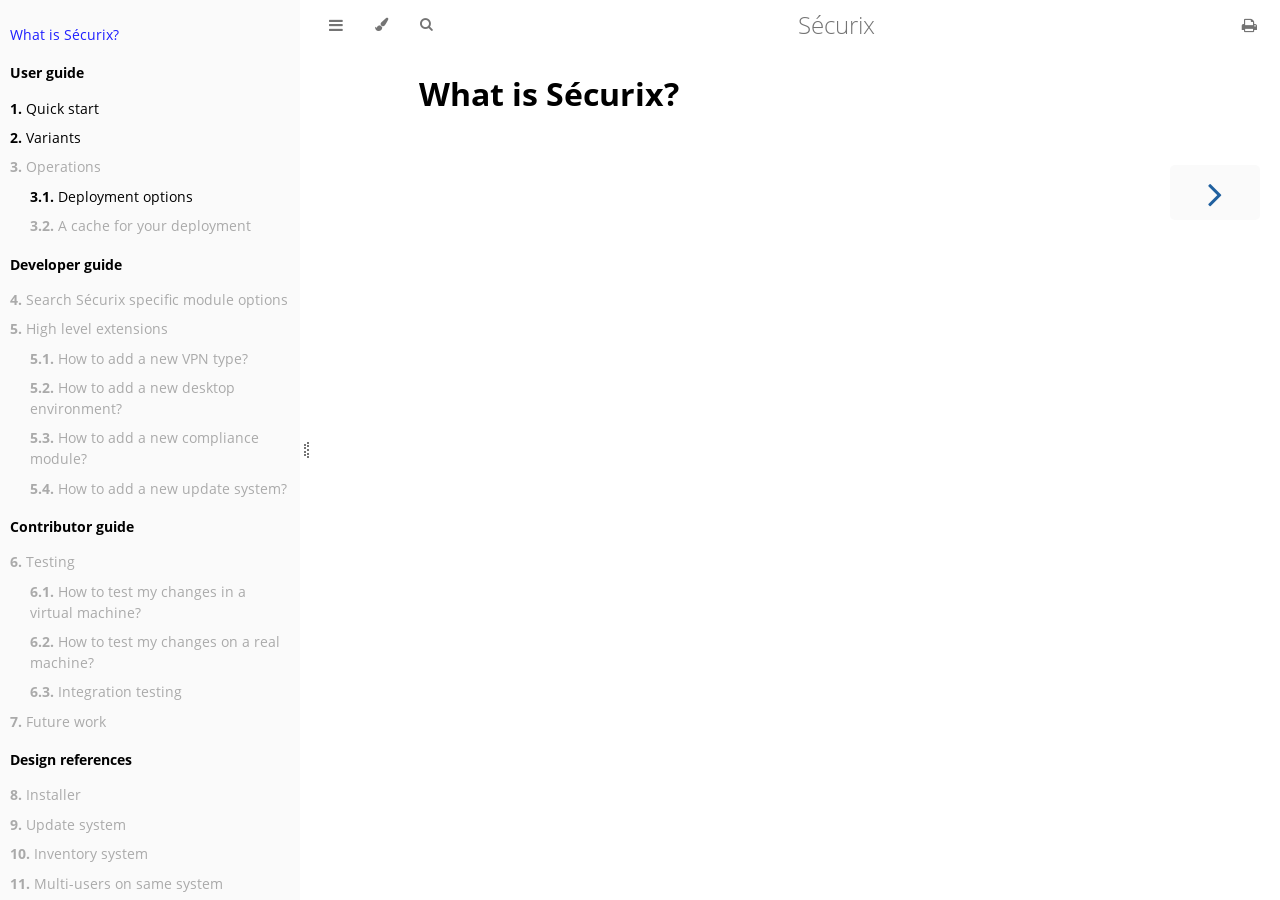
<file: index.html>
<!DOCTYPE HTML>
<html lang="en" class="light sidebar-visible" dir="ltr">
    <head>
        <!-- Book generated using mdBook -->
        <meta charset="UTF-8">
        <title>What is Sécurix? - Sécurix</title>


        <!-- Custom HTML head -->

        <meta name="description" content="">
        <meta name="viewport" content="width=device-width, initial-scale=1">
        <meta name="theme-color" content="#ffffff">

        <link rel="icon" href="favicon.svg">
        <link rel="shortcut icon" href="favicon.png">
        <link rel="stylesheet" href="css/variables.css">
        <link rel="stylesheet" href="css/general.css">
        <link rel="stylesheet" href="css/chrome.css">
        <link rel="stylesheet" href="css/print.css" media="print">

        <!-- Fonts -->
        <link rel="stylesheet" href="FontAwesome/css/font-awesome.css">
        <link rel="stylesheet" href="fonts/fonts.css">

        <!-- Highlight.js Stylesheets -->
        <link rel="stylesheet" id="highlight-css" href="highlight.css">
        <link rel="stylesheet" id="tomorrow-night-css" href="tomorrow-night.css">
        <link rel="stylesheet" id="ayu-highlight-css" href="ayu-highlight.css">

        <!-- Custom theme stylesheets -->


        <!-- Provide site root and default themes to javascript -->
        <script>
            const path_to_root = "";
            const default_light_theme = "light";
            const default_dark_theme = "navy";
            window.path_to_searchindex_js = "searchindex.js";
        </script>
        <!-- Start loading toc.js asap -->
        <script src="toc.js"></script>
    </head>
    <body>
    <div id="mdbook-help-container">
        <div id="mdbook-help-popup">
            <h2 class="mdbook-help-title">Keyboard shortcuts</h2>
            <div>
                <p>Press <kbd>←</kbd> or <kbd>→</kbd> to navigate between chapters</p>
                <p>Press <kbd>S</kbd> or <kbd>/</kbd> to search in the book</p>
                <p>Press <kbd>?</kbd> to show this help</p>
                <p>Press <kbd>Esc</kbd> to hide this help</p>
            </div>
        </div>
    </div>
    <div id="body-container">
        <!-- Work around some values being stored in localStorage wrapped in quotes -->
        <script>
            try {
                let theme = localStorage.getItem('mdbook-theme');
                let sidebar = localStorage.getItem('mdbook-sidebar');

                if (theme.startsWith('"') && theme.endsWith('"')) {
                    localStorage.setItem('mdbook-theme', theme.slice(1, theme.length - 1));
                }

                if (sidebar.startsWith('"') && sidebar.endsWith('"')) {
                    localStorage.setItem('mdbook-sidebar', sidebar.slice(1, sidebar.length - 1));
                }
            } catch (e) { }
        </script>

        <!-- Set the theme before any content is loaded, prevents flash -->
        <script>
            const default_theme = window.matchMedia("(prefers-color-scheme: dark)").matches ? default_dark_theme : default_light_theme;
            let theme;
            try { theme = localStorage.getItem('mdbook-theme'); } catch(e) { }
            if (theme === null || theme === undefined) { theme = default_theme; }
            const html = document.documentElement;
            html.classList.remove('light')
            html.classList.add(theme);
            html.classList.add("js");
        </script>

        <input type="checkbox" id="sidebar-toggle-anchor" class="hidden">

        <!-- Hide / unhide sidebar before it is displayed -->
        <script>
            let sidebar = null;
            const sidebar_toggle = document.getElementById("sidebar-toggle-anchor");
            if (document.body.clientWidth >= 1080) {
                try { sidebar = localStorage.getItem('mdbook-sidebar'); } catch(e) { }
                sidebar = sidebar || 'visible';
            } else {
                sidebar = 'hidden';
                sidebar_toggle.checked = false;
            }
            if (sidebar === 'visible') {
                sidebar_toggle.checked = true;
            } else {
                html.classList.remove('sidebar-visible');
            }
        </script>

        <nav id="sidebar" class="sidebar" aria-label="Table of contents">
            <!-- populated by js -->
            <mdbook-sidebar-scrollbox class="sidebar-scrollbox"></mdbook-sidebar-scrollbox>
            <noscript>
                <iframe class="sidebar-iframe-outer" src="toc.html"></iframe>
            </noscript>
            <div id="sidebar-resize-handle" class="sidebar-resize-handle">
                <div class="sidebar-resize-indicator"></div>
            </div>
        </nav>

        <div id="page-wrapper" class="page-wrapper">

            <div class="page">
                <div id="menu-bar-hover-placeholder"></div>
                <div id="menu-bar" class="menu-bar sticky">
                    <div class="left-buttons">
                        <label id="sidebar-toggle" class="icon-button" for="sidebar-toggle-anchor" title="Toggle Table of Contents" aria-label="Toggle Table of Contents" aria-controls="sidebar">
                            <i class="fa fa-bars"></i>
                        </label>
                        <button id="theme-toggle" class="icon-button" type="button" title="Change theme" aria-label="Change theme" aria-haspopup="true" aria-expanded="false" aria-controls="theme-list">
                            <i class="fa fa-paint-brush"></i>
                        </button>
                        <ul id="theme-list" class="theme-popup" aria-label="Themes" role="menu">
                            <li role="none"><button role="menuitem" class="theme" id="default_theme">Auto</button></li>
                            <li role="none"><button role="menuitem" class="theme" id="light">Light</button></li>
                            <li role="none"><button role="menuitem" class="theme" id="rust">Rust</button></li>
                            <li role="none"><button role="menuitem" class="theme" id="coal">Coal</button></li>
                            <li role="none"><button role="menuitem" class="theme" id="navy">Navy</button></li>
                            <li role="none"><button role="menuitem" class="theme" id="ayu">Ayu</button></li>
                        </ul>
                        <button id="search-toggle" class="icon-button" type="button" title="Search (`/`)" aria-label="Toggle Searchbar" aria-expanded="false" aria-keyshortcuts="/ s" aria-controls="searchbar">
                            <i class="fa fa-search"></i>
                        </button>
                    </div>

                    <h1 class="menu-title">Sécurix</h1>

                    <div class="right-buttons">
                        <a href="print.html" title="Print this book" aria-label="Print this book">
                            <i id="print-button" class="fa fa-print"></i>
                        </a>

                    </div>
                </div>

                <div id="search-wrapper" class="hidden">
                    <form id="searchbar-outer" class="searchbar-outer">
                        <div class="search-wrapper">
                            <input type="search" id="searchbar" name="searchbar" placeholder="Search this book ..." aria-controls="searchresults-outer" aria-describedby="searchresults-header">
                            <div class="spinner-wrapper">
                                <i class="fa fa-spinner fa-spin"></i>
                            </div>
                        </div>
                    </form>
                    <div id="searchresults-outer" class="searchresults-outer hidden">
                        <div id="searchresults-header" class="searchresults-header"></div>
                        <ul id="searchresults">
                        </ul>
                    </div>
                </div>

                <!-- Apply ARIA attributes after the sidebar and the sidebar toggle button are added to the DOM -->
                <script>
                    document.getElementById('sidebar-toggle').setAttribute('aria-expanded', sidebar === 'visible');
                    document.getElementById('sidebar').setAttribute('aria-hidden', sidebar !== 'visible');
                    Array.from(document.querySelectorAll('#sidebar a')).forEach(function(link) {
                        link.setAttribute('tabIndex', sidebar === 'visible' ? 0 : -1);
                    });
                </script>

                <div id="content" class="content">
                    <main>
                        <h1 id="what-is-sécurix"><a class="header" href="#what-is-sécurix">What is Sécurix?</a></h1>

                    </main>

                    <nav class="nav-wrapper" aria-label="Page navigation">
                        <!-- Mobile navigation buttons -->

                            <a rel="next prefetch" href="user/quick_start.html" class="mobile-nav-chapters next" title="Next chapter" aria-label="Next chapter" aria-keyshortcuts="Right">
                                <i class="fa fa-angle-right"></i>
                            </a>

                        <div style="clear: both"></div>
                    </nav>
                </div>
            </div>

            <nav class="nav-wide-wrapper" aria-label="Page navigation">

                    <a rel="next prefetch" href="user/quick_start.html" class="nav-chapters next" title="Next chapter" aria-label="Next chapter" aria-keyshortcuts="Right">
                        <i class="fa fa-angle-right"></i>
                    </a>
            </nav>

        </div>




        <script>
            window.playground_copyable = true;
        </script>


        <script src="elasticlunr.min.js"></script>
        <script src="mark.min.js"></script>
        <script src="searcher.js"></script>

        <script src="clipboard.min.js"></script>
        <script src="highlight.js"></script>
        <script src="book.js"></script>

        <!-- Custom JS scripts -->



    </div>
    </body>
</html>
</file>
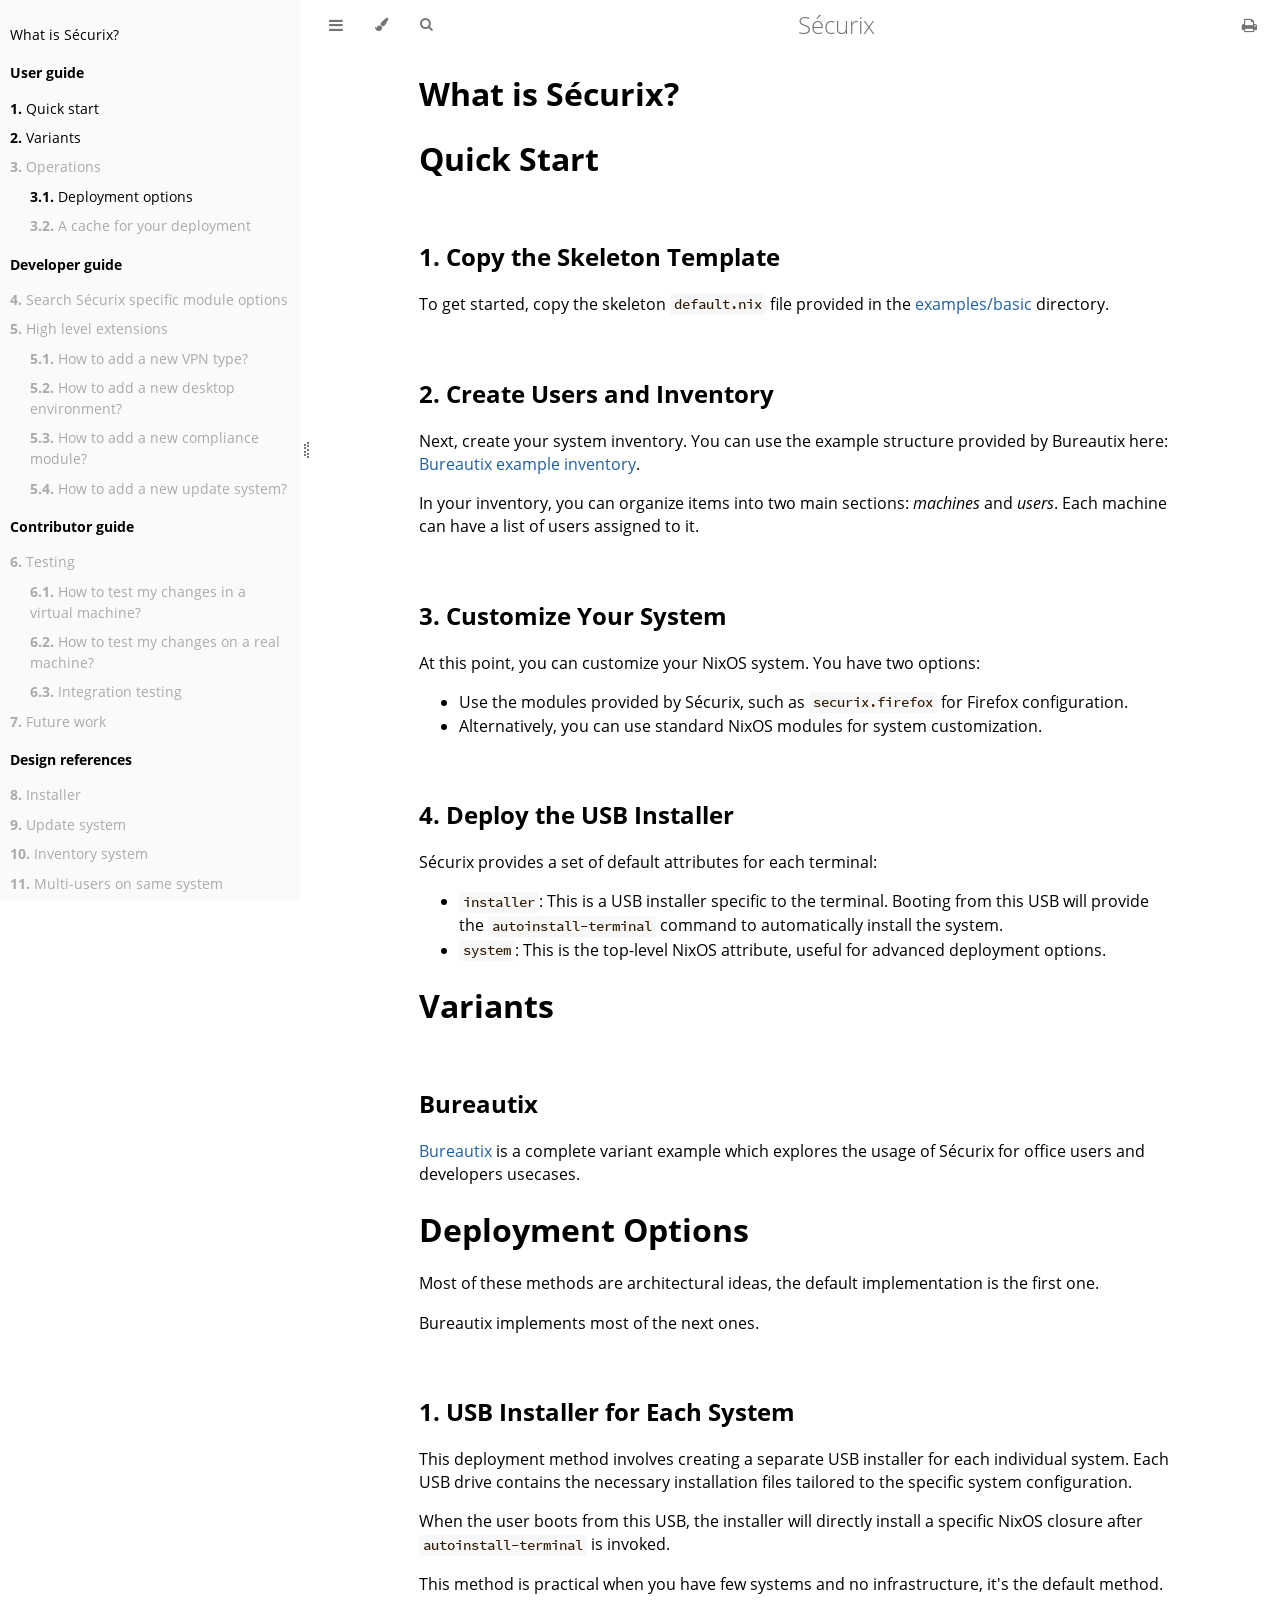
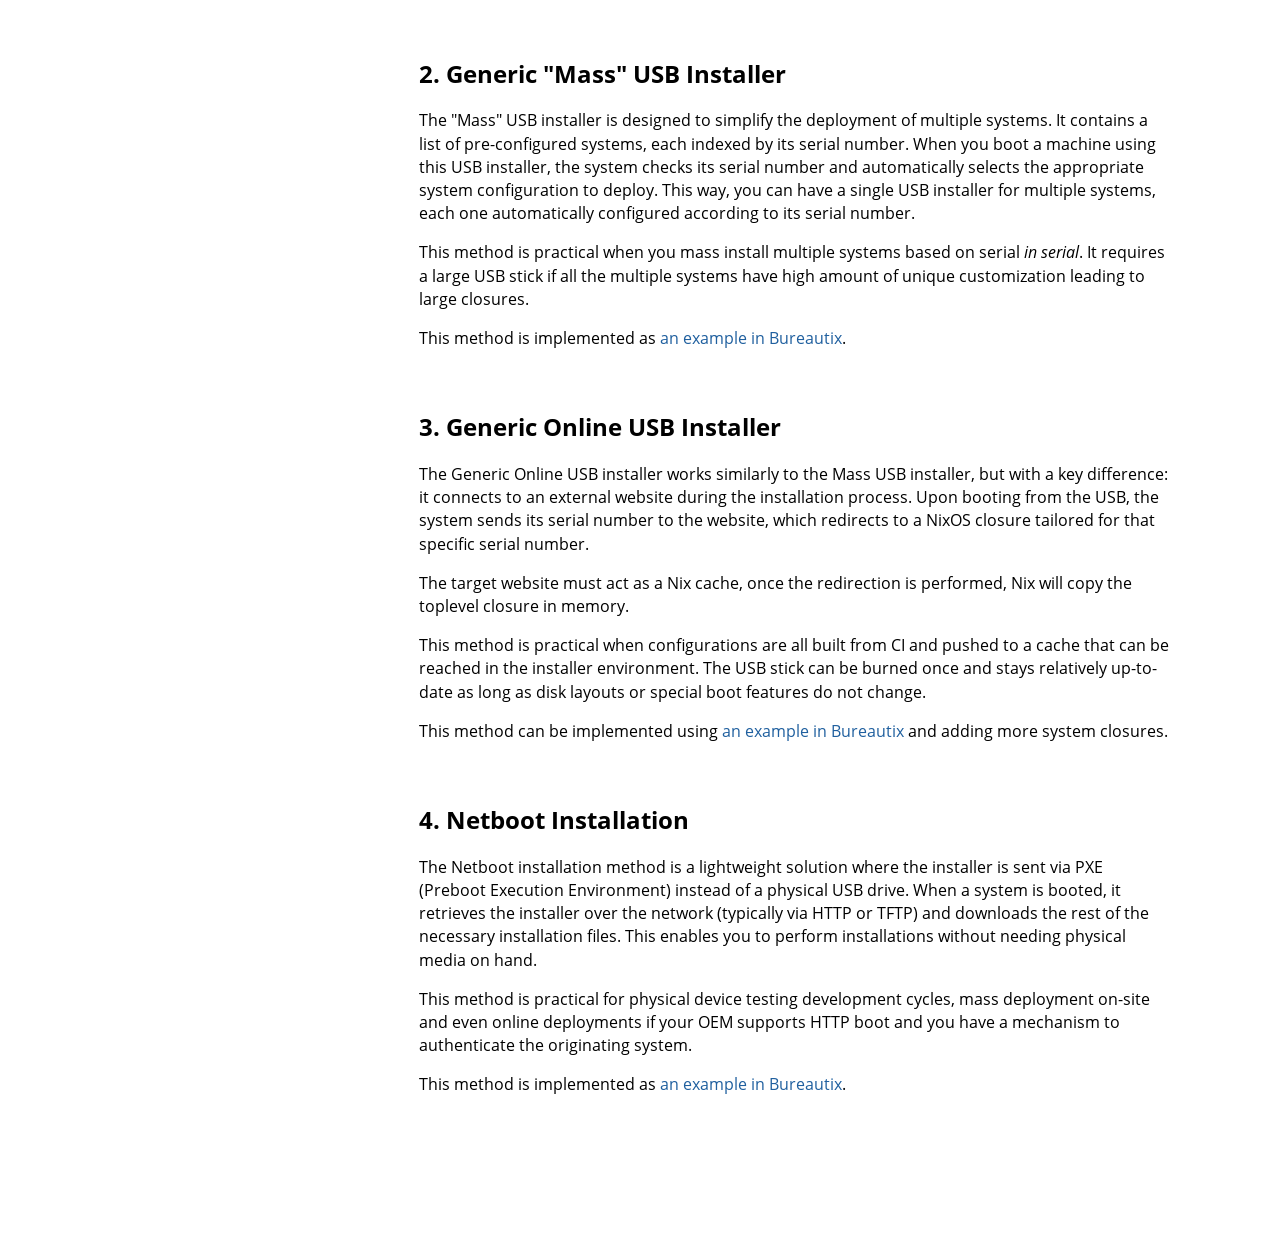
<file: print.html>
<!DOCTYPE HTML>
<html lang="en" class="light sidebar-visible" dir="ltr">
    <head>
        <!-- Book generated using mdBook -->
        <meta charset="UTF-8">
        <title>Sécurix</title>
        <meta name="robots" content="noindex">


        <!-- Custom HTML head -->

        <meta name="description" content="">
        <meta name="viewport" content="width=device-width, initial-scale=1">
        <meta name="theme-color" content="#ffffff">

        <link rel="icon" href="favicon.svg">
        <link rel="shortcut icon" href="favicon.png">
        <link rel="stylesheet" href="css/variables.css">
        <link rel="stylesheet" href="css/general.css">
        <link rel="stylesheet" href="css/chrome.css">
        <link rel="stylesheet" href="css/print.css" media="print">

        <!-- Fonts -->
        <link rel="stylesheet" href="FontAwesome/css/font-awesome.css">
        <link rel="stylesheet" href="fonts/fonts.css">

        <!-- Highlight.js Stylesheets -->
        <link rel="stylesheet" id="highlight-css" href="highlight.css">
        <link rel="stylesheet" id="tomorrow-night-css" href="tomorrow-night.css">
        <link rel="stylesheet" id="ayu-highlight-css" href="ayu-highlight.css">

        <!-- Custom theme stylesheets -->


        <!-- Provide site root and default themes to javascript -->
        <script>
            const path_to_root = "";
            const default_light_theme = "light";
            const default_dark_theme = "navy";
            window.path_to_searchindex_js = "searchindex.js";
        </script>
        <!-- Start loading toc.js asap -->
        <script src="toc.js"></script>
    </head>
    <body>
    <div id="mdbook-help-container">
        <div id="mdbook-help-popup">
            <h2 class="mdbook-help-title">Keyboard shortcuts</h2>
            <div>
                <p>Press <kbd>←</kbd> or <kbd>→</kbd> to navigate between chapters</p>
                <p>Press <kbd>S</kbd> or <kbd>/</kbd> to search in the book</p>
                <p>Press <kbd>?</kbd> to show this help</p>
                <p>Press <kbd>Esc</kbd> to hide this help</p>
            </div>
        </div>
    </div>
    <div id="body-container">
        <!-- Work around some values being stored in localStorage wrapped in quotes -->
        <script>
            try {
                let theme = localStorage.getItem('mdbook-theme');
                let sidebar = localStorage.getItem('mdbook-sidebar');

                if (theme.startsWith('"') && theme.endsWith('"')) {
                    localStorage.setItem('mdbook-theme', theme.slice(1, theme.length - 1));
                }

                if (sidebar.startsWith('"') && sidebar.endsWith('"')) {
                    localStorage.setItem('mdbook-sidebar', sidebar.slice(1, sidebar.length - 1));
                }
            } catch (e) { }
        </script>

        <!-- Set the theme before any content is loaded, prevents flash -->
        <script>
            const default_theme = window.matchMedia("(prefers-color-scheme: dark)").matches ? default_dark_theme : default_light_theme;
            let theme;
            try { theme = localStorage.getItem('mdbook-theme'); } catch(e) { }
            if (theme === null || theme === undefined) { theme = default_theme; }
            const html = document.documentElement;
            html.classList.remove('light')
            html.classList.add(theme);
            html.classList.add("js");
        </script>

        <input type="checkbox" id="sidebar-toggle-anchor" class="hidden">

        <!-- Hide / unhide sidebar before it is displayed -->
        <script>
            let sidebar = null;
            const sidebar_toggle = document.getElementById("sidebar-toggle-anchor");
            if (document.body.clientWidth >= 1080) {
                try { sidebar = localStorage.getItem('mdbook-sidebar'); } catch(e) { }
                sidebar = sidebar || 'visible';
            } else {
                sidebar = 'hidden';
                sidebar_toggle.checked = false;
            }
            if (sidebar === 'visible') {
                sidebar_toggle.checked = true;
            } else {
                html.classList.remove('sidebar-visible');
            }
        </script>

        <nav id="sidebar" class="sidebar" aria-label="Table of contents">
            <!-- populated by js -->
            <mdbook-sidebar-scrollbox class="sidebar-scrollbox"></mdbook-sidebar-scrollbox>
            <noscript>
                <iframe class="sidebar-iframe-outer" src="toc.html"></iframe>
            </noscript>
            <div id="sidebar-resize-handle" class="sidebar-resize-handle">
                <div class="sidebar-resize-indicator"></div>
            </div>
        </nav>

        <div id="page-wrapper" class="page-wrapper">

            <div class="page">
                <div id="menu-bar-hover-placeholder"></div>
                <div id="menu-bar" class="menu-bar sticky">
                    <div class="left-buttons">
                        <label id="sidebar-toggle" class="icon-button" for="sidebar-toggle-anchor" title="Toggle Table of Contents" aria-label="Toggle Table of Contents" aria-controls="sidebar">
                            <i class="fa fa-bars"></i>
                        </label>
                        <button id="theme-toggle" class="icon-button" type="button" title="Change theme" aria-label="Change theme" aria-haspopup="true" aria-expanded="false" aria-controls="theme-list">
                            <i class="fa fa-paint-brush"></i>
                        </button>
                        <ul id="theme-list" class="theme-popup" aria-label="Themes" role="menu">
                            <li role="none"><button role="menuitem" class="theme" id="default_theme">Auto</button></li>
                            <li role="none"><button role="menuitem" class="theme" id="light">Light</button></li>
                            <li role="none"><button role="menuitem" class="theme" id="rust">Rust</button></li>
                            <li role="none"><button role="menuitem" class="theme" id="coal">Coal</button></li>
                            <li role="none"><button role="menuitem" class="theme" id="navy">Navy</button></li>
                            <li role="none"><button role="menuitem" class="theme" id="ayu">Ayu</button></li>
                        </ul>
                        <button id="search-toggle" class="icon-button" type="button" title="Search (`/`)" aria-label="Toggle Searchbar" aria-expanded="false" aria-keyshortcuts="/ s" aria-controls="searchbar">
                            <i class="fa fa-search"></i>
                        </button>
                    </div>

                    <h1 class="menu-title">Sécurix</h1>

                    <div class="right-buttons">
                        <a href="print.html" title="Print this book" aria-label="Print this book">
                            <i id="print-button" class="fa fa-print"></i>
                        </a>

                    </div>
                </div>

                <div id="search-wrapper" class="hidden">
                    <form id="searchbar-outer" class="searchbar-outer">
                        <div class="search-wrapper">
                            <input type="search" id="searchbar" name="searchbar" placeholder="Search this book ..." aria-controls="searchresults-outer" aria-describedby="searchresults-header">
                            <div class="spinner-wrapper">
                                <i class="fa fa-spinner fa-spin"></i>
                            </div>
                        </div>
                    </form>
                    <div id="searchresults-outer" class="searchresults-outer hidden">
                        <div id="searchresults-header" class="searchresults-header"></div>
                        <ul id="searchresults">
                        </ul>
                    </div>
                </div>

                <!-- Apply ARIA attributes after the sidebar and the sidebar toggle button are added to the DOM -->
                <script>
                    document.getElementById('sidebar-toggle').setAttribute('aria-expanded', sidebar === 'visible');
                    document.getElementById('sidebar').setAttribute('aria-hidden', sidebar !== 'visible');
                    Array.from(document.querySelectorAll('#sidebar a')).forEach(function(link) {
                        link.setAttribute('tabIndex', sidebar === 'visible' ? 0 : -1);
                    });
                </script>

                <div id="content" class="content">
                    <main>
                        <h1 id="what-is-sécurix"><a class="header" href="#what-is-sécurix">What is Sécurix?</a></h1>
<div style="break-before: page; page-break-before: always;"></div><h1 id="quick-start"><a class="header" href="#quick-start">Quick Start</a></h1>
<h2 id="1-copy-the-skeleton-template"><a class="header" href="#1-copy-the-skeleton-template">1. Copy the Skeleton Template</a></h2>
<p>To get started, copy the skeleton <code>default.nix</code> file provided in the <a href="user/../../../examples/basic">examples/basic</a> directory.</p>
<h2 id="2-create-users-and-inventory"><a class="header" href="#2-create-users-and-inventory">2. Create Users and Inventory</a></h2>
<p>Next, create your system inventory. You can use the example structure provided by Bureautix here: <a href="https://github.com/cloud-gouv/bureautix-example/tree/main/inventory">Bureautix example inventory</a>.</p>
<p>In your inventory, you can organize items into two main sections: <em>machines</em> and <em>users</em>. Each machine can have a list of users assigned to it.</p>
<h2 id="3-customize-your-system"><a class="header" href="#3-customize-your-system">3. Customize Your System</a></h2>
<p>At this point, you can customize your NixOS system. You have two options:</p>
<ul>
<li>Use the modules provided by Sécurix, such as <code>securix.firefox</code> for Firefox configuration.</li>
<li>Alternatively, you can use standard NixOS modules for system customization.</li>
</ul>
<h2 id="4-deploy-the-usb-installer"><a class="header" href="#4-deploy-the-usb-installer">4. Deploy the USB Installer</a></h2>
<p>Sécurix provides a set of default attributes for each terminal:</p>
<ul>
<li><code>installer</code>: This is a USB installer specific to the terminal. Booting from this USB will provide the <code>autoinstall-terminal</code> command to automatically install the system.</li>
<li><code>system</code>: This is the top-level NixOS attribute, useful for advanced deployment options.</li>
</ul>
<div style="break-before: page; page-break-before: always;"></div><h1 id="variants"><a class="header" href="#variants">Variants</a></h1>
<h2 id="bureautix"><a class="header" href="#bureautix">Bureautix</a></h2>
<p><a href="https://github.com/cloud-gouv/bureautix-example">Bureautix</a> is a complete variant example which explores the usage of Sécurix for office users and developers usecases.</p>
<div style="break-before: page; page-break-before: always;"></div><h1 id="deployment-options"><a class="header" href="#deployment-options">Deployment Options</a></h1>
<p>Most of these methods are architectural ideas, the default implementation is the first one.</p>
<p>Bureautix implements most of the next ones.</p>
<h2 id="1-usb-installer-for-each-system"><a class="header" href="#1-usb-installer-for-each-system">1. USB Installer for Each System</a></h2>
<p>This deployment method involves creating a separate USB installer for each individual system.
Each USB drive contains the necessary installation files tailored to the specific system configuration.</p>
<p>When the user boots from this USB, the installer will directly install a specific NixOS closure after <code>autoinstall-terminal</code> is invoked.</p>
<p>This method is practical when you have few systems and no infrastructure, it's the default method.</p>
<h2 id="2-generic-mass-usb-installer"><a class="header" href="#2-generic-mass-usb-installer">2. Generic "Mass" USB Installer</a></h2>
<p>The "Mass" USB installer is designed to simplify the deployment of multiple systems. It contains a list of pre-configured systems, each indexed by its serial number. When you boot a machine using this USB installer, the system checks its serial number and automatically selects the appropriate system configuration to deploy. This way, you can have a single USB installer for multiple systems, each one automatically configured according to its serial number.</p>
<p>This method is practical when you mass install multiple systems based on serial <em>in serial</em>. It requires a large USB stick if all the multiple systems have high amount of unique customization leading to large closures.</p>
<p>This method is implemented as <a href="https://github.com/cloud-gouv/bureautix-example/blob/main/default.nix#L188-L212">an example in Bureautix</a>.</p>
<h2 id="3-generic-online-usb-installer"><a class="header" href="#3-generic-online-usb-installer">3. Generic Online USB Installer</a></h2>
<p>The Generic Online USB installer works similarly to the Mass USB installer, but with a key difference: it connects to an external website during the installation process. Upon booting from the USB, the system sends its serial number to the website, which redirects to a NixOS closure tailored for that specific serial number.</p>
<p>The target website must act as a Nix cache, once the redirection is performed, Nix will copy the toplevel closure in memory.</p>
<p>This method is practical when configurations are all built from CI and pushed to a cache that can be reached in the installer environment. The USB stick can be burned once and stays relatively up-to-date as long as disk layouts or special boot features do not change.</p>
<p>This method can be implemented using <a href="https://github.com/cloud-gouv/bureautix-example/blob/main/default.nix#L188-L212">an example in Bureautix</a> and adding more system closures.</p>
<h2 id="4-netboot-installation"><a class="header" href="#4-netboot-installation">4. Netboot Installation</a></h2>
<p>The Netboot installation method is a lightweight solution where the installer is sent via PXE (Preboot Execution Environment) instead of a physical USB drive. When a system is booted, it retrieves the installer over the network (typically via HTTP or TFTP) and downloads the rest of the necessary installation files. This enables you to perform installations without needing physical media on hand.</p>
<p>This method is practical for physical device testing development cycles, mass deployment on-site and even online deployments if your OEM supports HTTP boot and you have a mechanism to authenticate the originating system.</p>
<p>This method is implemented as <a href="https://github.com/cloud-gouv/bureautix-example/tree/main/netboot">an example in Bureautix</a>.</p>

                    </main>

                    <nav class="nav-wrapper" aria-label="Page navigation">
                        <!-- Mobile navigation buttons -->


                        <div style="clear: both"></div>
                    </nav>
                </div>
            </div>

            <nav class="nav-wide-wrapper" aria-label="Page navigation">

            </nav>

        </div>




        <script>
            window.playground_copyable = true;
        </script>


        <script src="elasticlunr.min.js"></script>
        <script src="mark.min.js"></script>
        <script src="searcher.js"></script>

        <script src="clipboard.min.js"></script>
        <script src="highlight.js"></script>
        <script src="book.js"></script>

        <!-- Custom JS scripts -->

        <script>
        window.addEventListener('load', function() {
            window.setTimeout(window.print, 100);
        });
        </script>


    </div>
    </body>
</html>
</file>
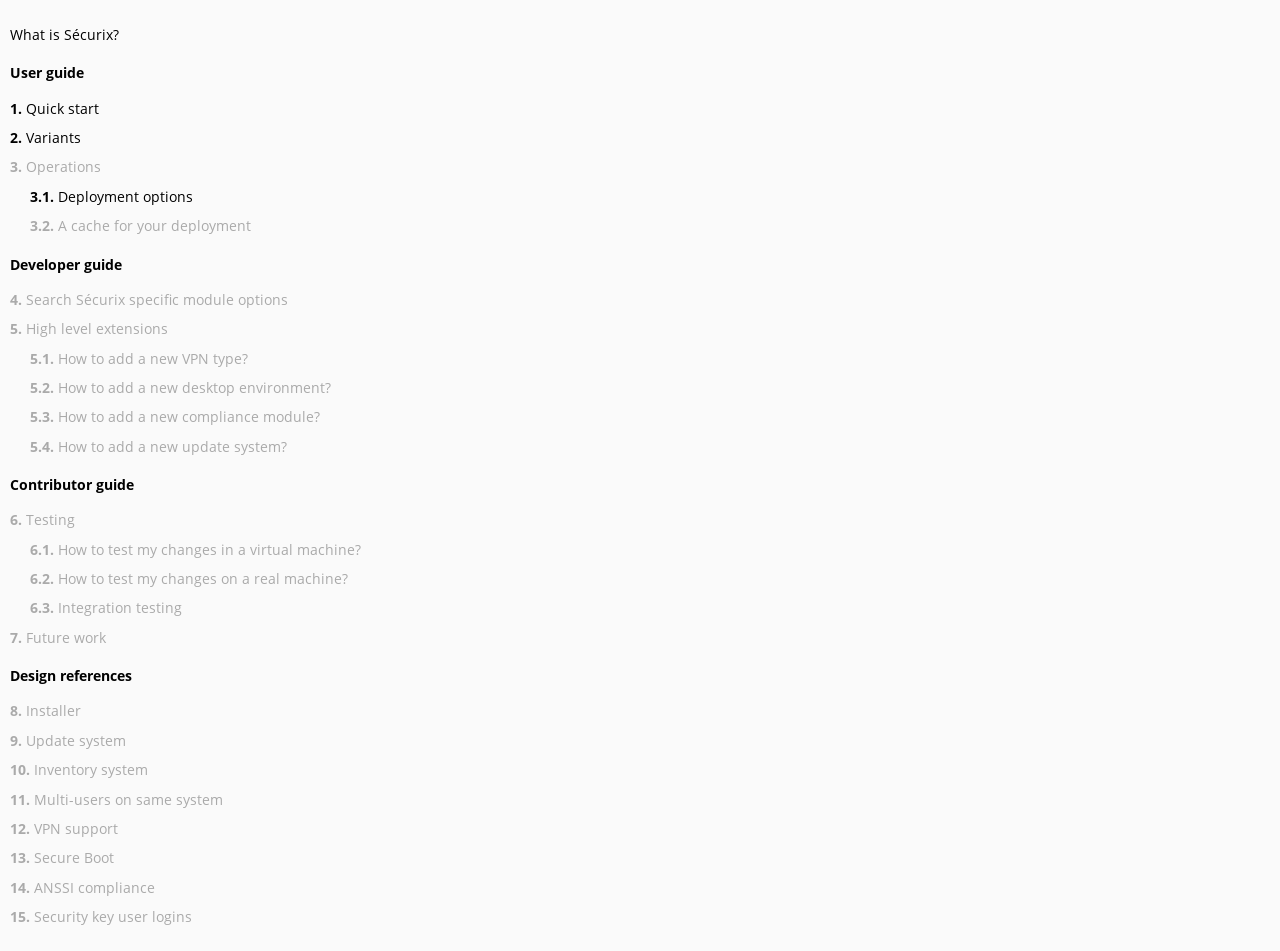
<file: toc.html>
<!DOCTYPE HTML>
<html lang="en" class="light" dir="ltr">
    <head>
        <!-- sidebar iframe generated using mdBook

        This is a frame, and not included directly in the page, to control the total size of the
        book. The TOC contains an entry for each page, so if each page includes a copy of the TOC,
        the total size of the page becomes O(n**2).

        The frame is only used as a fallback when JS is turned off. When it's on, the sidebar is
        instead added to the main page by `toc.js` instead. The JavaScript mode is better
        because, when running in a `file:///` URL, the iframed page would not be Same-Origin as
        the rest of the page, so the sidebar and the main page theme would fall out of sync.
        -->
        <meta charset="UTF-8">
        <meta name="robots" content="noindex">
        <!-- Custom HTML head -->
        <meta name="viewport" content="width=device-width, initial-scale=1">
        <meta name="theme-color" content="#ffffff">
        <link rel="stylesheet" href="css/variables.css">
        <link rel="stylesheet" href="css/general.css">
        <link rel="stylesheet" href="css/chrome.css">
        <link rel="stylesheet" href="css/print.css" media="print">
        <!-- Fonts -->
        <link rel="stylesheet" href="FontAwesome/css/font-awesome.css">
        <link rel="stylesheet" href="fonts/fonts.css">
        <!-- Custom theme stylesheets -->
    </head>
    <body class="sidebar-iframe-inner">
        <ol class="chapter"><li class="chapter-item expanded affix "><a href="about/securix.html" target="_parent">What is Sécurix?</a></li><li class="chapter-item expanded affix "><li class="part-title">User guide</li><li class="chapter-item expanded "><a href="user/quick_start.html" target="_parent"><strong aria-hidden="true">1.</strong> Quick start</a></li><li class="chapter-item expanded "><a href="user/variants.html" target="_parent"><strong aria-hidden="true">2.</strong> Variants</a></li><li class="chapter-item expanded "><div><strong aria-hidden="true">3.</strong> Operations</div></li><li><ol class="section"><li class="chapter-item expanded "><a href="user/deployment.html" target="_parent"><strong aria-hidden="true">3.1.</strong> Deployment options</a></li><li class="chapter-item expanded "><div><strong aria-hidden="true">3.2.</strong> A cache for your deployment</div></li></ol></li><li class="chapter-item expanded "><li class="part-title">Developer guide</li><li class="chapter-item expanded "><div><strong aria-hidden="true">4.</strong> Search Sécurix specific module options</div></li><li class="chapter-item expanded "><div><strong aria-hidden="true">5.</strong> High level extensions</div></li><li><ol class="section"><li class="chapter-item expanded "><div><strong aria-hidden="true">5.1.</strong> How to add a new VPN type?</div></li><li class="chapter-item expanded "><div><strong aria-hidden="true">5.2.</strong> How to add a new desktop environment?</div></li><li class="chapter-item expanded "><div><strong aria-hidden="true">5.3.</strong> How to add a new compliance module?</div></li><li class="chapter-item expanded "><div><strong aria-hidden="true">5.4.</strong> How to add a new update system?</div></li></ol></li><li class="chapter-item expanded "><li class="part-title">Contributor guide</li><li class="chapter-item expanded "><div><strong aria-hidden="true">6.</strong> Testing</div></li><li><ol class="section"><li class="chapter-item expanded "><div><strong aria-hidden="true">6.1.</strong> How to test my changes in a virtual machine?</div></li><li class="chapter-item expanded "><div><strong aria-hidden="true">6.2.</strong> How to test my changes on a real machine?</div></li><li class="chapter-item expanded "><div><strong aria-hidden="true">6.3.</strong> Integration testing</div></li></ol></li><li class="chapter-item expanded "><div><strong aria-hidden="true">7.</strong> Future work</div></li><li class="chapter-item expanded affix "><li class="part-title">Design references</li><li class="chapter-item expanded "><div><strong aria-hidden="true">8.</strong> Installer</div></li><li class="chapter-item expanded "><div><strong aria-hidden="true">9.</strong> Update system</div></li><li class="chapter-item expanded "><div><strong aria-hidden="true">10.</strong> Inventory system</div></li><li class="chapter-item expanded "><div><strong aria-hidden="true">11.</strong> Multi-users on same system</div></li><li class="chapter-item expanded "><div><strong aria-hidden="true">12.</strong> VPN support</div></li><li class="chapter-item expanded "><div><strong aria-hidden="true">13.</strong> Secure Boot</div></li><li class="chapter-item expanded "><div><strong aria-hidden="true">14.</strong> ANSSI compliance</div></li><li class="chapter-item expanded "><div><strong aria-hidden="true">15.</strong> Security key user logins</div></li></ol>
    </body>
</html>
</file>
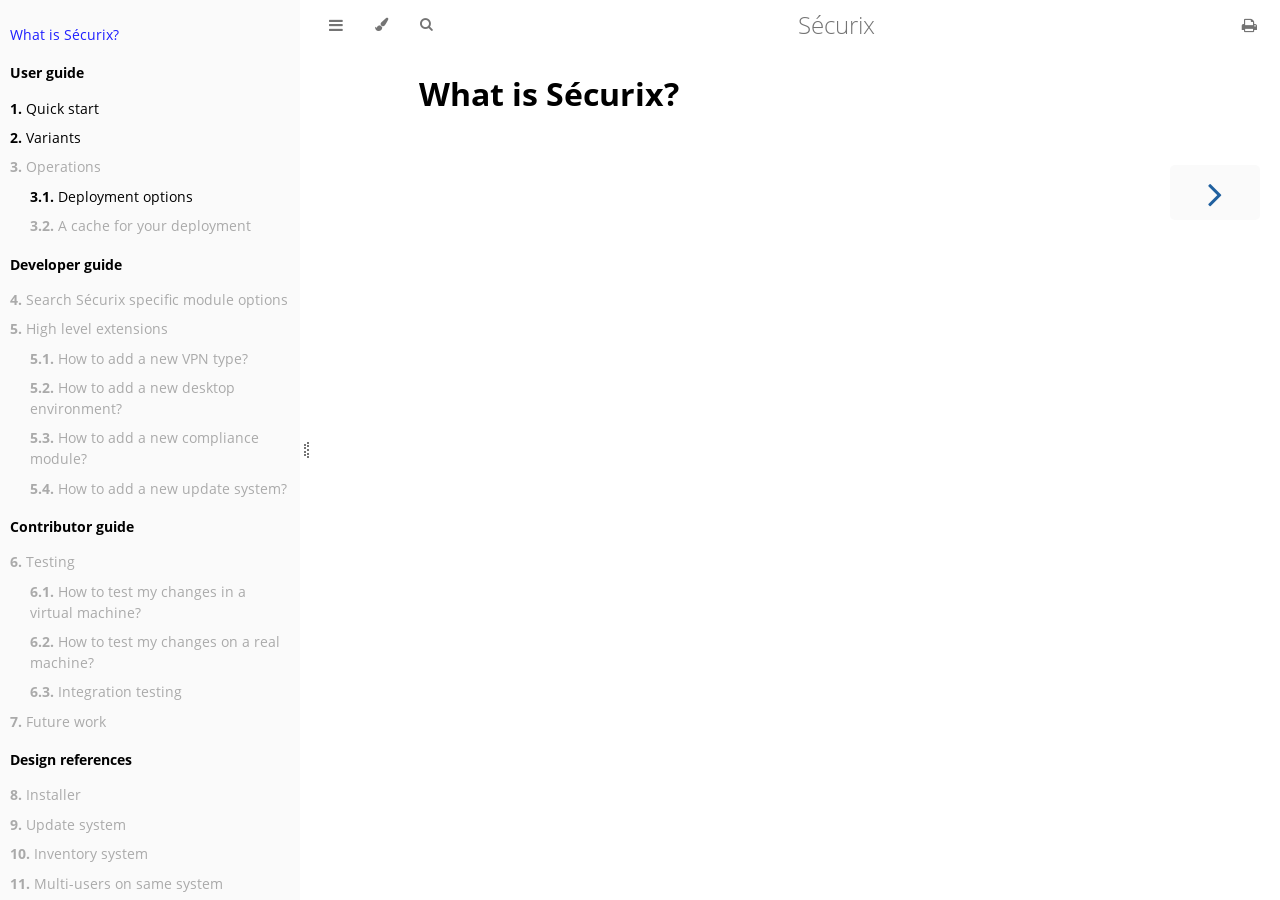
<file: about/securix.html>
<!DOCTYPE HTML>
<html lang="en" class="light sidebar-visible" dir="ltr">
    <head>
        <!-- Book generated using mdBook -->
        <meta charset="UTF-8">
        <title>What is Sécurix? - Sécurix</title>


        <!-- Custom HTML head -->

        <meta name="description" content="">
        <meta name="viewport" content="width=device-width, initial-scale=1">
        <meta name="theme-color" content="#ffffff">

        <link rel="icon" href="../favicon.svg">
        <link rel="shortcut icon" href="../favicon.png">
        <link rel="stylesheet" href="../css/variables.css">
        <link rel="stylesheet" href="../css/general.css">
        <link rel="stylesheet" href="../css/chrome.css">
        <link rel="stylesheet" href="../css/print.css" media="print">

        <!-- Fonts -->
        <link rel="stylesheet" href="../FontAwesome/css/font-awesome.css">
        <link rel="stylesheet" href="../fonts/fonts.css">

        <!-- Highlight.js Stylesheets -->
        <link rel="stylesheet" id="highlight-css" href="../highlight.css">
        <link rel="stylesheet" id="tomorrow-night-css" href="../tomorrow-night.css">
        <link rel="stylesheet" id="ayu-highlight-css" href="../ayu-highlight.css">

        <!-- Custom theme stylesheets -->


        <!-- Provide site root and default themes to javascript -->
        <script>
            const path_to_root = "../";
            const default_light_theme = "light";
            const default_dark_theme = "navy";
            window.path_to_searchindex_js = "../searchindex.js";
        </script>
        <!-- Start loading toc.js asap -->
        <script src="../toc.js"></script>
    </head>
    <body>
    <div id="mdbook-help-container">
        <div id="mdbook-help-popup">
            <h2 class="mdbook-help-title">Keyboard shortcuts</h2>
            <div>
                <p>Press <kbd>←</kbd> or <kbd>→</kbd> to navigate between chapters</p>
                <p>Press <kbd>S</kbd> or <kbd>/</kbd> to search in the book</p>
                <p>Press <kbd>?</kbd> to show this help</p>
                <p>Press <kbd>Esc</kbd> to hide this help</p>
            </div>
        </div>
    </div>
    <div id="body-container">
        <!-- Work around some values being stored in localStorage wrapped in quotes -->
        <script>
            try {
                let theme = localStorage.getItem('mdbook-theme');
                let sidebar = localStorage.getItem('mdbook-sidebar');

                if (theme.startsWith('"') && theme.endsWith('"')) {
                    localStorage.setItem('mdbook-theme', theme.slice(1, theme.length - 1));
                }

                if (sidebar.startsWith('"') && sidebar.endsWith('"')) {
                    localStorage.setItem('mdbook-sidebar', sidebar.slice(1, sidebar.length - 1));
                }
            } catch (e) { }
        </script>

        <!-- Set the theme before any content is loaded, prevents flash -->
        <script>
            const default_theme = window.matchMedia("(prefers-color-scheme: dark)").matches ? default_dark_theme : default_light_theme;
            let theme;
            try { theme = localStorage.getItem('mdbook-theme'); } catch(e) { }
            if (theme === null || theme === undefined) { theme = default_theme; }
            const html = document.documentElement;
            html.classList.remove('light')
            html.classList.add(theme);
            html.classList.add("js");
        </script>

        <input type="checkbox" id="sidebar-toggle-anchor" class="hidden">

        <!-- Hide / unhide sidebar before it is displayed -->
        <script>
            let sidebar = null;
            const sidebar_toggle = document.getElementById("sidebar-toggle-anchor");
            if (document.body.clientWidth >= 1080) {
                try { sidebar = localStorage.getItem('mdbook-sidebar'); } catch(e) { }
                sidebar = sidebar || 'visible';
            } else {
                sidebar = 'hidden';
                sidebar_toggle.checked = false;
            }
            if (sidebar === 'visible') {
                sidebar_toggle.checked = true;
            } else {
                html.classList.remove('sidebar-visible');
            }
        </script>

        <nav id="sidebar" class="sidebar" aria-label="Table of contents">
            <!-- populated by js -->
            <mdbook-sidebar-scrollbox class="sidebar-scrollbox"></mdbook-sidebar-scrollbox>
            <noscript>
                <iframe class="sidebar-iframe-outer" src="../toc.html"></iframe>
            </noscript>
            <div id="sidebar-resize-handle" class="sidebar-resize-handle">
                <div class="sidebar-resize-indicator"></div>
            </div>
        </nav>

        <div id="page-wrapper" class="page-wrapper">

            <div class="page">
                <div id="menu-bar-hover-placeholder"></div>
                <div id="menu-bar" class="menu-bar sticky">
                    <div class="left-buttons">
                        <label id="sidebar-toggle" class="icon-button" for="sidebar-toggle-anchor" title="Toggle Table of Contents" aria-label="Toggle Table of Contents" aria-controls="sidebar">
                            <i class="fa fa-bars"></i>
                        </label>
                        <button id="theme-toggle" class="icon-button" type="button" title="Change theme" aria-label="Change theme" aria-haspopup="true" aria-expanded="false" aria-controls="theme-list">
                            <i class="fa fa-paint-brush"></i>
                        </button>
                        <ul id="theme-list" class="theme-popup" aria-label="Themes" role="menu">
                            <li role="none"><button role="menuitem" class="theme" id="default_theme">Auto</button></li>
                            <li role="none"><button role="menuitem" class="theme" id="light">Light</button></li>
                            <li role="none"><button role="menuitem" class="theme" id="rust">Rust</button></li>
                            <li role="none"><button role="menuitem" class="theme" id="coal">Coal</button></li>
                            <li role="none"><button role="menuitem" class="theme" id="navy">Navy</button></li>
                            <li role="none"><button role="menuitem" class="theme" id="ayu">Ayu</button></li>
                        </ul>
                        <button id="search-toggle" class="icon-button" type="button" title="Search (`/`)" aria-label="Toggle Searchbar" aria-expanded="false" aria-keyshortcuts="/ s" aria-controls="searchbar">
                            <i class="fa fa-search"></i>
                        </button>
                    </div>

                    <h1 class="menu-title">Sécurix</h1>

                    <div class="right-buttons">
                        <a href="../print.html" title="Print this book" aria-label="Print this book">
                            <i id="print-button" class="fa fa-print"></i>
                        </a>

                    </div>
                </div>

                <div id="search-wrapper" class="hidden">
                    <form id="searchbar-outer" class="searchbar-outer">
                        <div class="search-wrapper">
                            <input type="search" id="searchbar" name="searchbar" placeholder="Search this book ..." aria-controls="searchresults-outer" aria-describedby="searchresults-header">
                            <div class="spinner-wrapper">
                                <i class="fa fa-spinner fa-spin"></i>
                            </div>
                        </div>
                    </form>
                    <div id="searchresults-outer" class="searchresults-outer hidden">
                        <div id="searchresults-header" class="searchresults-header"></div>
                        <ul id="searchresults">
                        </ul>
                    </div>
                </div>

                <!-- Apply ARIA attributes after the sidebar and the sidebar toggle button are added to the DOM -->
                <script>
                    document.getElementById('sidebar-toggle').setAttribute('aria-expanded', sidebar === 'visible');
                    document.getElementById('sidebar').setAttribute('aria-hidden', sidebar !== 'visible');
                    Array.from(document.querySelectorAll('#sidebar a')).forEach(function(link) {
                        link.setAttribute('tabIndex', sidebar === 'visible' ? 0 : -1);
                    });
                </script>

                <div id="content" class="content">
                    <main>
                        <h1 id="what-is-sécurix"><a class="header" href="#what-is-sécurix">What is Sécurix?</a></h1>

                    </main>

                    <nav class="nav-wrapper" aria-label="Page navigation">
                        <!-- Mobile navigation buttons -->

                            <a rel="next prefetch" href="../user/quick_start.html" class="mobile-nav-chapters next" title="Next chapter" aria-label="Next chapter" aria-keyshortcuts="Right">
                                <i class="fa fa-angle-right"></i>
                            </a>

                        <div style="clear: both"></div>
                    </nav>
                </div>
            </div>

            <nav class="nav-wide-wrapper" aria-label="Page navigation">

                    <a rel="next prefetch" href="../user/quick_start.html" class="nav-chapters next" title="Next chapter" aria-label="Next chapter" aria-keyshortcuts="Right">
                        <i class="fa fa-angle-right"></i>
                    </a>
            </nav>

        </div>




        <script>
            window.playground_copyable = true;
        </script>


        <script src="../elasticlunr.min.js"></script>
        <script src="../mark.min.js"></script>
        <script src="../searcher.js"></script>

        <script src="../clipboard.min.js"></script>
        <script src="../highlight.js"></script>
        <script src="../book.js"></script>

        <!-- Custom JS scripts -->



    </div>
    </body>
</html>
</file>
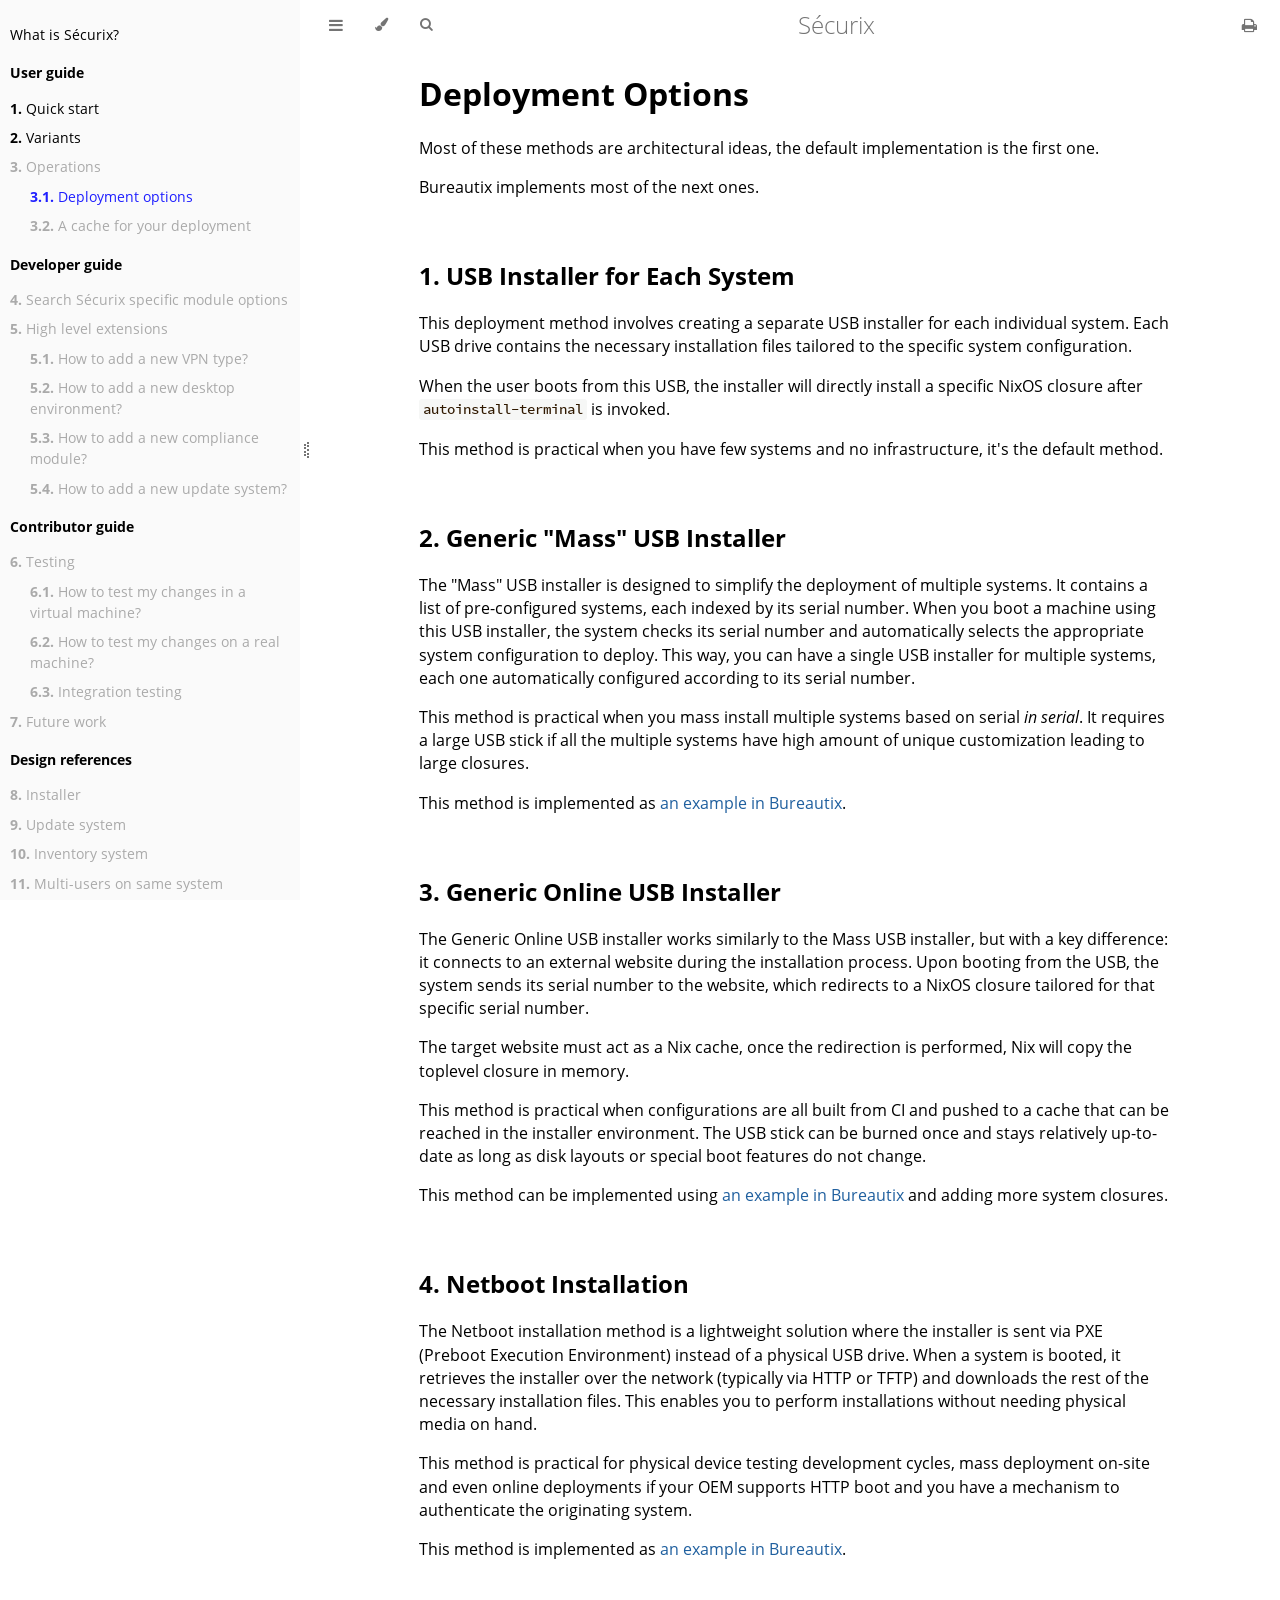
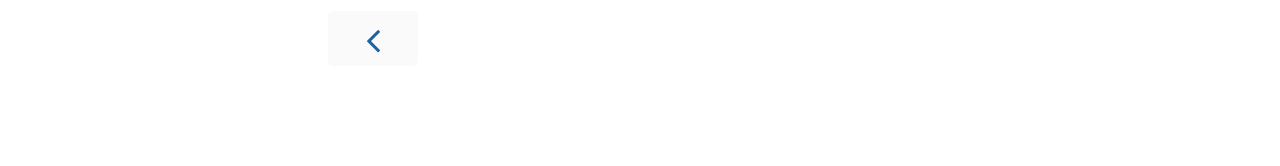
<file: user/deployment.html>
<!DOCTYPE HTML>
<html lang="en" class="light sidebar-visible" dir="ltr">
    <head>
        <!-- Book generated using mdBook -->
        <meta charset="UTF-8">
        <title>Deployment options - Sécurix</title>


        <!-- Custom HTML head -->

        <meta name="description" content="">
        <meta name="viewport" content="width=device-width, initial-scale=1">
        <meta name="theme-color" content="#ffffff">

        <link rel="icon" href="../favicon.svg">
        <link rel="shortcut icon" href="../favicon.png">
        <link rel="stylesheet" href="../css/variables.css">
        <link rel="stylesheet" href="../css/general.css">
        <link rel="stylesheet" href="../css/chrome.css">
        <link rel="stylesheet" href="../css/print.css" media="print">

        <!-- Fonts -->
        <link rel="stylesheet" href="../FontAwesome/css/font-awesome.css">
        <link rel="stylesheet" href="../fonts/fonts.css">

        <!-- Highlight.js Stylesheets -->
        <link rel="stylesheet" id="highlight-css" href="../highlight.css">
        <link rel="stylesheet" id="tomorrow-night-css" href="../tomorrow-night.css">
        <link rel="stylesheet" id="ayu-highlight-css" href="../ayu-highlight.css">

        <!-- Custom theme stylesheets -->


        <!-- Provide site root and default themes to javascript -->
        <script>
            const path_to_root = "../";
            const default_light_theme = "light";
            const default_dark_theme = "navy";
            window.path_to_searchindex_js = "../searchindex.js";
        </script>
        <!-- Start loading toc.js asap -->
        <script src="../toc.js"></script>
    </head>
    <body>
    <div id="mdbook-help-container">
        <div id="mdbook-help-popup">
            <h2 class="mdbook-help-title">Keyboard shortcuts</h2>
            <div>
                <p>Press <kbd>←</kbd> or <kbd>→</kbd> to navigate between chapters</p>
                <p>Press <kbd>S</kbd> or <kbd>/</kbd> to search in the book</p>
                <p>Press <kbd>?</kbd> to show this help</p>
                <p>Press <kbd>Esc</kbd> to hide this help</p>
            </div>
        </div>
    </div>
    <div id="body-container">
        <!-- Work around some values being stored in localStorage wrapped in quotes -->
        <script>
            try {
                let theme = localStorage.getItem('mdbook-theme');
                let sidebar = localStorage.getItem('mdbook-sidebar');

                if (theme.startsWith('"') && theme.endsWith('"')) {
                    localStorage.setItem('mdbook-theme', theme.slice(1, theme.length - 1));
                }

                if (sidebar.startsWith('"') && sidebar.endsWith('"')) {
                    localStorage.setItem('mdbook-sidebar', sidebar.slice(1, sidebar.length - 1));
                }
            } catch (e) { }
        </script>

        <!-- Set the theme before any content is loaded, prevents flash -->
        <script>
            const default_theme = window.matchMedia("(prefers-color-scheme: dark)").matches ? default_dark_theme : default_light_theme;
            let theme;
            try { theme = localStorage.getItem('mdbook-theme'); } catch(e) { }
            if (theme === null || theme === undefined) { theme = default_theme; }
            const html = document.documentElement;
            html.classList.remove('light')
            html.classList.add(theme);
            html.classList.add("js");
        </script>

        <input type="checkbox" id="sidebar-toggle-anchor" class="hidden">

        <!-- Hide / unhide sidebar before it is displayed -->
        <script>
            let sidebar = null;
            const sidebar_toggle = document.getElementById("sidebar-toggle-anchor");
            if (document.body.clientWidth >= 1080) {
                try { sidebar = localStorage.getItem('mdbook-sidebar'); } catch(e) { }
                sidebar = sidebar || 'visible';
            } else {
                sidebar = 'hidden';
                sidebar_toggle.checked = false;
            }
            if (sidebar === 'visible') {
                sidebar_toggle.checked = true;
            } else {
                html.classList.remove('sidebar-visible');
            }
        </script>

        <nav id="sidebar" class="sidebar" aria-label="Table of contents">
            <!-- populated by js -->
            <mdbook-sidebar-scrollbox class="sidebar-scrollbox"></mdbook-sidebar-scrollbox>
            <noscript>
                <iframe class="sidebar-iframe-outer" src="../toc.html"></iframe>
            </noscript>
            <div id="sidebar-resize-handle" class="sidebar-resize-handle">
                <div class="sidebar-resize-indicator"></div>
            </div>
        </nav>

        <div id="page-wrapper" class="page-wrapper">

            <div class="page">
                <div id="menu-bar-hover-placeholder"></div>
                <div id="menu-bar" class="menu-bar sticky">
                    <div class="left-buttons">
                        <label id="sidebar-toggle" class="icon-button" for="sidebar-toggle-anchor" title="Toggle Table of Contents" aria-label="Toggle Table of Contents" aria-controls="sidebar">
                            <i class="fa fa-bars"></i>
                        </label>
                        <button id="theme-toggle" class="icon-button" type="button" title="Change theme" aria-label="Change theme" aria-haspopup="true" aria-expanded="false" aria-controls="theme-list">
                            <i class="fa fa-paint-brush"></i>
                        </button>
                        <ul id="theme-list" class="theme-popup" aria-label="Themes" role="menu">
                            <li role="none"><button role="menuitem" class="theme" id="default_theme">Auto</button></li>
                            <li role="none"><button role="menuitem" class="theme" id="light">Light</button></li>
                            <li role="none"><button role="menuitem" class="theme" id="rust">Rust</button></li>
                            <li role="none"><button role="menuitem" class="theme" id="coal">Coal</button></li>
                            <li role="none"><button role="menuitem" class="theme" id="navy">Navy</button></li>
                            <li role="none"><button role="menuitem" class="theme" id="ayu">Ayu</button></li>
                        </ul>
                        <button id="search-toggle" class="icon-button" type="button" title="Search (`/`)" aria-label="Toggle Searchbar" aria-expanded="false" aria-keyshortcuts="/ s" aria-controls="searchbar">
                            <i class="fa fa-search"></i>
                        </button>
                    </div>

                    <h1 class="menu-title">Sécurix</h1>

                    <div class="right-buttons">
                        <a href="../print.html" title="Print this book" aria-label="Print this book">
                            <i id="print-button" class="fa fa-print"></i>
                        </a>

                    </div>
                </div>

                <div id="search-wrapper" class="hidden">
                    <form id="searchbar-outer" class="searchbar-outer">
                        <div class="search-wrapper">
                            <input type="search" id="searchbar" name="searchbar" placeholder="Search this book ..." aria-controls="searchresults-outer" aria-describedby="searchresults-header">
                            <div class="spinner-wrapper">
                                <i class="fa fa-spinner fa-spin"></i>
                            </div>
                        </div>
                    </form>
                    <div id="searchresults-outer" class="searchresults-outer hidden">
                        <div id="searchresults-header" class="searchresults-header"></div>
                        <ul id="searchresults">
                        </ul>
                    </div>
                </div>

                <!-- Apply ARIA attributes after the sidebar and the sidebar toggle button are added to the DOM -->
                <script>
                    document.getElementById('sidebar-toggle').setAttribute('aria-expanded', sidebar === 'visible');
                    document.getElementById('sidebar').setAttribute('aria-hidden', sidebar !== 'visible');
                    Array.from(document.querySelectorAll('#sidebar a')).forEach(function(link) {
                        link.setAttribute('tabIndex', sidebar === 'visible' ? 0 : -1);
                    });
                </script>

                <div id="content" class="content">
                    <main>
                        <h1 id="deployment-options"><a class="header" href="#deployment-options">Deployment Options</a></h1>
<p>Most of these methods are architectural ideas, the default implementation is the first one.</p>
<p>Bureautix implements most of the next ones.</p>
<h2 id="1-usb-installer-for-each-system"><a class="header" href="#1-usb-installer-for-each-system">1. USB Installer for Each System</a></h2>
<p>This deployment method involves creating a separate USB installer for each individual system.
Each USB drive contains the necessary installation files tailored to the specific system configuration.</p>
<p>When the user boots from this USB, the installer will directly install a specific NixOS closure after <code>autoinstall-terminal</code> is invoked.</p>
<p>This method is practical when you have few systems and no infrastructure, it's the default method.</p>
<h2 id="2-generic-mass-usb-installer"><a class="header" href="#2-generic-mass-usb-installer">2. Generic "Mass" USB Installer</a></h2>
<p>The "Mass" USB installer is designed to simplify the deployment of multiple systems. It contains a list of pre-configured systems, each indexed by its serial number. When you boot a machine using this USB installer, the system checks its serial number and automatically selects the appropriate system configuration to deploy. This way, you can have a single USB installer for multiple systems, each one automatically configured according to its serial number.</p>
<p>This method is practical when you mass install multiple systems based on serial <em>in serial</em>. It requires a large USB stick if all the multiple systems have high amount of unique customization leading to large closures.</p>
<p>This method is implemented as <a href="https://github.com/cloud-gouv/bureautix-example/blob/main/default.nix#L188-L212">an example in Bureautix</a>.</p>
<h2 id="3-generic-online-usb-installer"><a class="header" href="#3-generic-online-usb-installer">3. Generic Online USB Installer</a></h2>
<p>The Generic Online USB installer works similarly to the Mass USB installer, but with a key difference: it connects to an external website during the installation process. Upon booting from the USB, the system sends its serial number to the website, which redirects to a NixOS closure tailored for that specific serial number.</p>
<p>The target website must act as a Nix cache, once the redirection is performed, Nix will copy the toplevel closure in memory.</p>
<p>This method is practical when configurations are all built from CI and pushed to a cache that can be reached in the installer environment. The USB stick can be burned once and stays relatively up-to-date as long as disk layouts or special boot features do not change.</p>
<p>This method can be implemented using <a href="https://github.com/cloud-gouv/bureautix-example/blob/main/default.nix#L188-L212">an example in Bureautix</a> and adding more system closures.</p>
<h2 id="4-netboot-installation"><a class="header" href="#4-netboot-installation">4. Netboot Installation</a></h2>
<p>The Netboot installation method is a lightweight solution where the installer is sent via PXE (Preboot Execution Environment) instead of a physical USB drive. When a system is booted, it retrieves the installer over the network (typically via HTTP or TFTP) and downloads the rest of the necessary installation files. This enables you to perform installations without needing physical media on hand.</p>
<p>This method is practical for physical device testing development cycles, mass deployment on-site and even online deployments if your OEM supports HTTP boot and you have a mechanism to authenticate the originating system.</p>
<p>This method is implemented as <a href="https://github.com/cloud-gouv/bureautix-example/tree/main/netboot">an example in Bureautix</a>.</p>

                    </main>

                    <nav class="nav-wrapper" aria-label="Page navigation">
                        <!-- Mobile navigation buttons -->
                            <a rel="prev" href="../user/variants.html" class="mobile-nav-chapters previous" title="Previous chapter" aria-label="Previous chapter" aria-keyshortcuts="Left">
                                <i class="fa fa-angle-left"></i>
                            </a>


                        <div style="clear: both"></div>
                    </nav>
                </div>
            </div>

            <nav class="nav-wide-wrapper" aria-label="Page navigation">
                    <a rel="prev" href="../user/variants.html" class="nav-chapters previous" title="Previous chapter" aria-label="Previous chapter" aria-keyshortcuts="Left">
                        <i class="fa fa-angle-left"></i>
                    </a>

            </nav>

        </div>




        <script>
            window.playground_copyable = true;
        </script>


        <script src="../elasticlunr.min.js"></script>
        <script src="../mark.min.js"></script>
        <script src="../searcher.js"></script>

        <script src="../clipboard.min.js"></script>
        <script src="../highlight.js"></script>
        <script src="../book.js"></script>

        <!-- Custom JS scripts -->



    </div>
    </body>
</html>
</file>
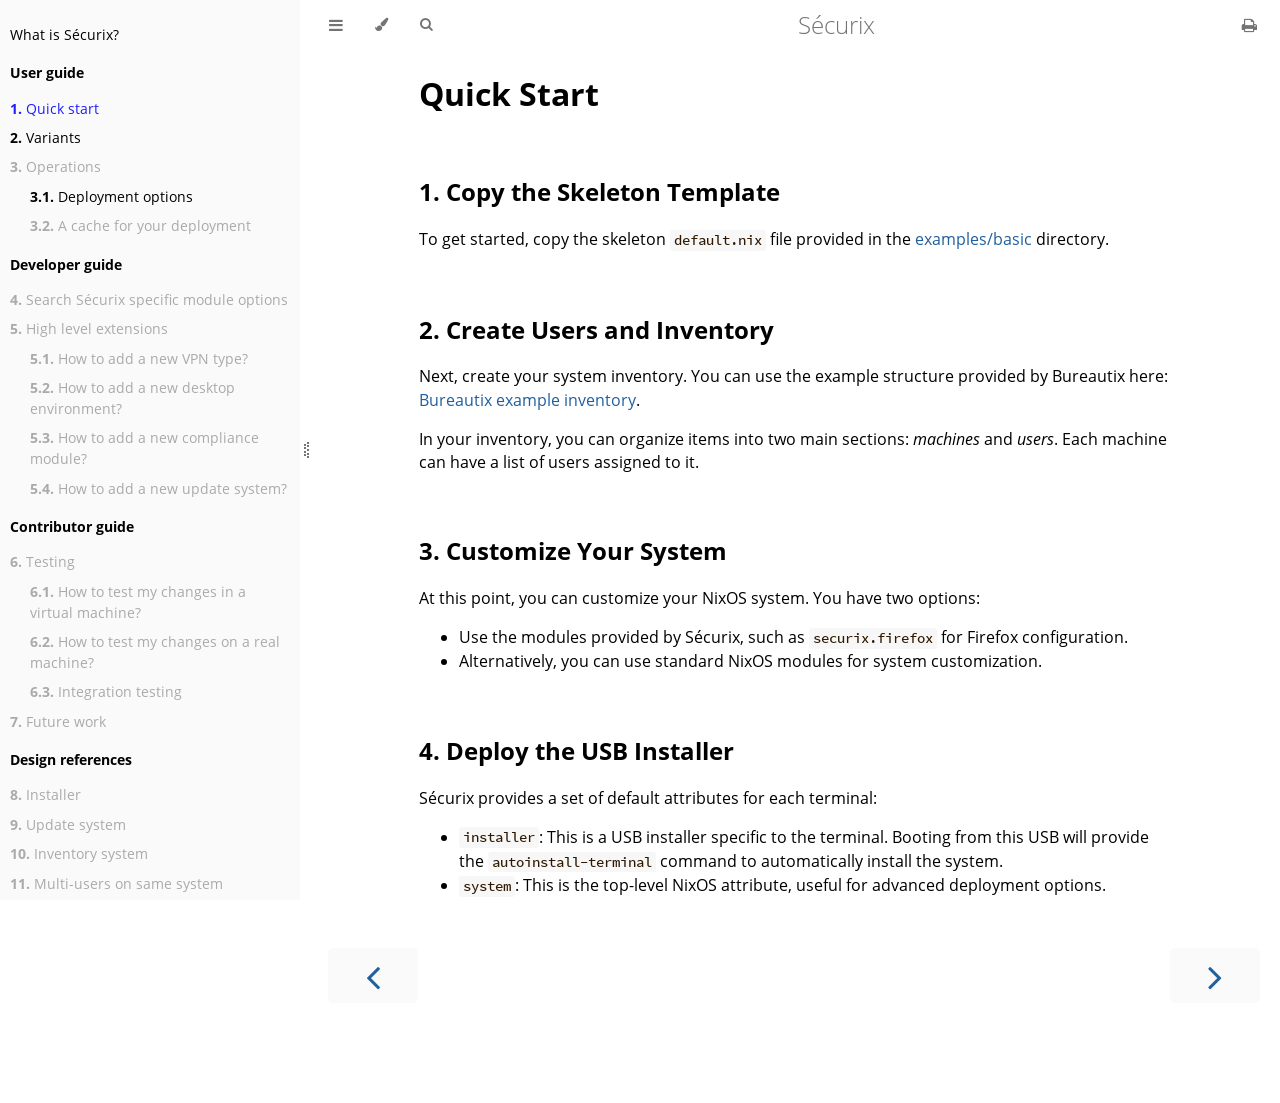
<file: user/quick_start.html>
<!DOCTYPE HTML>
<html lang="en" class="light sidebar-visible" dir="ltr">
    <head>
        <!-- Book generated using mdBook -->
        <meta charset="UTF-8">
        <title>Quick start - Sécurix</title>


        <!-- Custom HTML head -->

        <meta name="description" content="">
        <meta name="viewport" content="width=device-width, initial-scale=1">
        <meta name="theme-color" content="#ffffff">

        <link rel="icon" href="../favicon.svg">
        <link rel="shortcut icon" href="../favicon.png">
        <link rel="stylesheet" href="../css/variables.css">
        <link rel="stylesheet" href="../css/general.css">
        <link rel="stylesheet" href="../css/chrome.css">
        <link rel="stylesheet" href="../css/print.css" media="print">

        <!-- Fonts -->
        <link rel="stylesheet" href="../FontAwesome/css/font-awesome.css">
        <link rel="stylesheet" href="../fonts/fonts.css">

        <!-- Highlight.js Stylesheets -->
        <link rel="stylesheet" id="highlight-css" href="../highlight.css">
        <link rel="stylesheet" id="tomorrow-night-css" href="../tomorrow-night.css">
        <link rel="stylesheet" id="ayu-highlight-css" href="../ayu-highlight.css">

        <!-- Custom theme stylesheets -->


        <!-- Provide site root and default themes to javascript -->
        <script>
            const path_to_root = "../";
            const default_light_theme = "light";
            const default_dark_theme = "navy";
            window.path_to_searchindex_js = "../searchindex.js";
        </script>
        <!-- Start loading toc.js asap -->
        <script src="../toc.js"></script>
    </head>
    <body>
    <div id="mdbook-help-container">
        <div id="mdbook-help-popup">
            <h2 class="mdbook-help-title">Keyboard shortcuts</h2>
            <div>
                <p>Press <kbd>←</kbd> or <kbd>→</kbd> to navigate between chapters</p>
                <p>Press <kbd>S</kbd> or <kbd>/</kbd> to search in the book</p>
                <p>Press <kbd>?</kbd> to show this help</p>
                <p>Press <kbd>Esc</kbd> to hide this help</p>
            </div>
        </div>
    </div>
    <div id="body-container">
        <!-- Work around some values being stored in localStorage wrapped in quotes -->
        <script>
            try {
                let theme = localStorage.getItem('mdbook-theme');
                let sidebar = localStorage.getItem('mdbook-sidebar');

                if (theme.startsWith('"') && theme.endsWith('"')) {
                    localStorage.setItem('mdbook-theme', theme.slice(1, theme.length - 1));
                }

                if (sidebar.startsWith('"') && sidebar.endsWith('"')) {
                    localStorage.setItem('mdbook-sidebar', sidebar.slice(1, sidebar.length - 1));
                }
            } catch (e) { }
        </script>

        <!-- Set the theme before any content is loaded, prevents flash -->
        <script>
            const default_theme = window.matchMedia("(prefers-color-scheme: dark)").matches ? default_dark_theme : default_light_theme;
            let theme;
            try { theme = localStorage.getItem('mdbook-theme'); } catch(e) { }
            if (theme === null || theme === undefined) { theme = default_theme; }
            const html = document.documentElement;
            html.classList.remove('light')
            html.classList.add(theme);
            html.classList.add("js");
        </script>

        <input type="checkbox" id="sidebar-toggle-anchor" class="hidden">

        <!-- Hide / unhide sidebar before it is displayed -->
        <script>
            let sidebar = null;
            const sidebar_toggle = document.getElementById("sidebar-toggle-anchor");
            if (document.body.clientWidth >= 1080) {
                try { sidebar = localStorage.getItem('mdbook-sidebar'); } catch(e) { }
                sidebar = sidebar || 'visible';
            } else {
                sidebar = 'hidden';
                sidebar_toggle.checked = false;
            }
            if (sidebar === 'visible') {
                sidebar_toggle.checked = true;
            } else {
                html.classList.remove('sidebar-visible');
            }
        </script>

        <nav id="sidebar" class="sidebar" aria-label="Table of contents">
            <!-- populated by js -->
            <mdbook-sidebar-scrollbox class="sidebar-scrollbox"></mdbook-sidebar-scrollbox>
            <noscript>
                <iframe class="sidebar-iframe-outer" src="../toc.html"></iframe>
            </noscript>
            <div id="sidebar-resize-handle" class="sidebar-resize-handle">
                <div class="sidebar-resize-indicator"></div>
            </div>
        </nav>

        <div id="page-wrapper" class="page-wrapper">

            <div class="page">
                <div id="menu-bar-hover-placeholder"></div>
                <div id="menu-bar" class="menu-bar sticky">
                    <div class="left-buttons">
                        <label id="sidebar-toggle" class="icon-button" for="sidebar-toggle-anchor" title="Toggle Table of Contents" aria-label="Toggle Table of Contents" aria-controls="sidebar">
                            <i class="fa fa-bars"></i>
                        </label>
                        <button id="theme-toggle" class="icon-button" type="button" title="Change theme" aria-label="Change theme" aria-haspopup="true" aria-expanded="false" aria-controls="theme-list">
                            <i class="fa fa-paint-brush"></i>
                        </button>
                        <ul id="theme-list" class="theme-popup" aria-label="Themes" role="menu">
                            <li role="none"><button role="menuitem" class="theme" id="default_theme">Auto</button></li>
                            <li role="none"><button role="menuitem" class="theme" id="light">Light</button></li>
                            <li role="none"><button role="menuitem" class="theme" id="rust">Rust</button></li>
                            <li role="none"><button role="menuitem" class="theme" id="coal">Coal</button></li>
                            <li role="none"><button role="menuitem" class="theme" id="navy">Navy</button></li>
                            <li role="none"><button role="menuitem" class="theme" id="ayu">Ayu</button></li>
                        </ul>
                        <button id="search-toggle" class="icon-button" type="button" title="Search (`/`)" aria-label="Toggle Searchbar" aria-expanded="false" aria-keyshortcuts="/ s" aria-controls="searchbar">
                            <i class="fa fa-search"></i>
                        </button>
                    </div>

                    <h1 class="menu-title">Sécurix</h1>

                    <div class="right-buttons">
                        <a href="../print.html" title="Print this book" aria-label="Print this book">
                            <i id="print-button" class="fa fa-print"></i>
                        </a>

                    </div>
                </div>

                <div id="search-wrapper" class="hidden">
                    <form id="searchbar-outer" class="searchbar-outer">
                        <div class="search-wrapper">
                            <input type="search" id="searchbar" name="searchbar" placeholder="Search this book ..." aria-controls="searchresults-outer" aria-describedby="searchresults-header">
                            <div class="spinner-wrapper">
                                <i class="fa fa-spinner fa-spin"></i>
                            </div>
                        </div>
                    </form>
                    <div id="searchresults-outer" class="searchresults-outer hidden">
                        <div id="searchresults-header" class="searchresults-header"></div>
                        <ul id="searchresults">
                        </ul>
                    </div>
                </div>

                <!-- Apply ARIA attributes after the sidebar and the sidebar toggle button are added to the DOM -->
                <script>
                    document.getElementById('sidebar-toggle').setAttribute('aria-expanded', sidebar === 'visible');
                    document.getElementById('sidebar').setAttribute('aria-hidden', sidebar !== 'visible');
                    Array.from(document.querySelectorAll('#sidebar a')).forEach(function(link) {
                        link.setAttribute('tabIndex', sidebar === 'visible' ? 0 : -1);
                    });
                </script>

                <div id="content" class="content">
                    <main>
                        <h1 id="quick-start"><a class="header" href="#quick-start">Quick Start</a></h1>
<h2 id="1-copy-the-skeleton-template"><a class="header" href="#1-copy-the-skeleton-template">1. Copy the Skeleton Template</a></h2>
<p>To get started, copy the skeleton <code>default.nix</code> file provided in the <a href="../../../examples/basic">examples/basic</a> directory.</p>
<h2 id="2-create-users-and-inventory"><a class="header" href="#2-create-users-and-inventory">2. Create Users and Inventory</a></h2>
<p>Next, create your system inventory. You can use the example structure provided by Bureautix here: <a href="https://github.com/cloud-gouv/bureautix-example/tree/main/inventory">Bureautix example inventory</a>.</p>
<p>In your inventory, you can organize items into two main sections: <em>machines</em> and <em>users</em>. Each machine can have a list of users assigned to it.</p>
<h2 id="3-customize-your-system"><a class="header" href="#3-customize-your-system">3. Customize Your System</a></h2>
<p>At this point, you can customize your NixOS system. You have two options:</p>
<ul>
<li>Use the modules provided by Sécurix, such as <code>securix.firefox</code> for Firefox configuration.</li>
<li>Alternatively, you can use standard NixOS modules for system customization.</li>
</ul>
<h2 id="4-deploy-the-usb-installer"><a class="header" href="#4-deploy-the-usb-installer">4. Deploy the USB Installer</a></h2>
<p>Sécurix provides a set of default attributes for each terminal:</p>
<ul>
<li><code>installer</code>: This is a USB installer specific to the terminal. Booting from this USB will provide the <code>autoinstall-terminal</code> command to automatically install the system.</li>
<li><code>system</code>: This is the top-level NixOS attribute, useful for advanced deployment options.</li>
</ul>

                    </main>

                    <nav class="nav-wrapper" aria-label="Page navigation">
                        <!-- Mobile navigation buttons -->
                            <a rel="prev" href="../about/securix.html" class="mobile-nav-chapters previous" title="Previous chapter" aria-label="Previous chapter" aria-keyshortcuts="Left">
                                <i class="fa fa-angle-left"></i>
                            </a>

                            <a rel="next prefetch" href="../user/variants.html" class="mobile-nav-chapters next" title="Next chapter" aria-label="Next chapter" aria-keyshortcuts="Right">
                                <i class="fa fa-angle-right"></i>
                            </a>

                        <div style="clear: both"></div>
                    </nav>
                </div>
            </div>

            <nav class="nav-wide-wrapper" aria-label="Page navigation">
                    <a rel="prev" href="../about/securix.html" class="nav-chapters previous" title="Previous chapter" aria-label="Previous chapter" aria-keyshortcuts="Left">
                        <i class="fa fa-angle-left"></i>
                    </a>

                    <a rel="next prefetch" href="../user/variants.html" class="nav-chapters next" title="Next chapter" aria-label="Next chapter" aria-keyshortcuts="Right">
                        <i class="fa fa-angle-right"></i>
                    </a>
            </nav>

        </div>




        <script>
            window.playground_copyable = true;
        </script>


        <script src="../elasticlunr.min.js"></script>
        <script src="../mark.min.js"></script>
        <script src="../searcher.js"></script>

        <script src="../clipboard.min.js"></script>
        <script src="../highlight.js"></script>
        <script src="../book.js"></script>

        <!-- Custom JS scripts -->



    </div>
    </body>
</html>
</file>
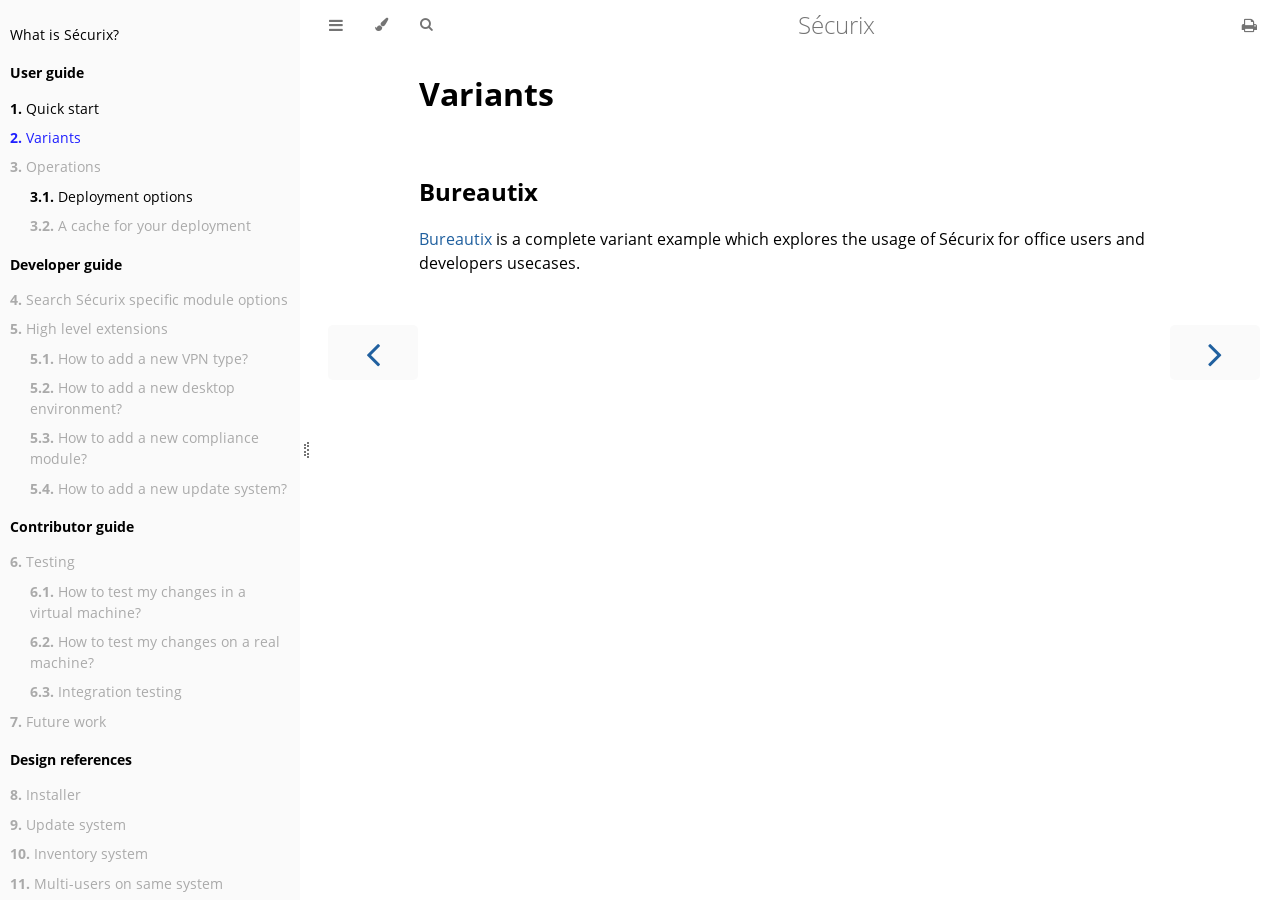
<file: user/variants.html>
<!DOCTYPE HTML>
<html lang="en" class="light sidebar-visible" dir="ltr">
    <head>
        <!-- Book generated using mdBook -->
        <meta charset="UTF-8">
        <title>Variants - Sécurix</title>


        <!-- Custom HTML head -->

        <meta name="description" content="">
        <meta name="viewport" content="width=device-width, initial-scale=1">
        <meta name="theme-color" content="#ffffff">

        <link rel="icon" href="../favicon.svg">
        <link rel="shortcut icon" href="../favicon.png">
        <link rel="stylesheet" href="../css/variables.css">
        <link rel="stylesheet" href="../css/general.css">
        <link rel="stylesheet" href="../css/chrome.css">
        <link rel="stylesheet" href="../css/print.css" media="print">

        <!-- Fonts -->
        <link rel="stylesheet" href="../FontAwesome/css/font-awesome.css">
        <link rel="stylesheet" href="../fonts/fonts.css">

        <!-- Highlight.js Stylesheets -->
        <link rel="stylesheet" id="highlight-css" href="../highlight.css">
        <link rel="stylesheet" id="tomorrow-night-css" href="../tomorrow-night.css">
        <link rel="stylesheet" id="ayu-highlight-css" href="../ayu-highlight.css">

        <!-- Custom theme stylesheets -->


        <!-- Provide site root and default themes to javascript -->
        <script>
            const path_to_root = "../";
            const default_light_theme = "light";
            const default_dark_theme = "navy";
            window.path_to_searchindex_js = "../searchindex.js";
        </script>
        <!-- Start loading toc.js asap -->
        <script src="../toc.js"></script>
    </head>
    <body>
    <div id="mdbook-help-container">
        <div id="mdbook-help-popup">
            <h2 class="mdbook-help-title">Keyboard shortcuts</h2>
            <div>
                <p>Press <kbd>←</kbd> or <kbd>→</kbd> to navigate between chapters</p>
                <p>Press <kbd>S</kbd> or <kbd>/</kbd> to search in the book</p>
                <p>Press <kbd>?</kbd> to show this help</p>
                <p>Press <kbd>Esc</kbd> to hide this help</p>
            </div>
        </div>
    </div>
    <div id="body-container">
        <!-- Work around some values being stored in localStorage wrapped in quotes -->
        <script>
            try {
                let theme = localStorage.getItem('mdbook-theme');
                let sidebar = localStorage.getItem('mdbook-sidebar');

                if (theme.startsWith('"') && theme.endsWith('"')) {
                    localStorage.setItem('mdbook-theme', theme.slice(1, theme.length - 1));
                }

                if (sidebar.startsWith('"') && sidebar.endsWith('"')) {
                    localStorage.setItem('mdbook-sidebar', sidebar.slice(1, sidebar.length - 1));
                }
            } catch (e) { }
        </script>

        <!-- Set the theme before any content is loaded, prevents flash -->
        <script>
            const default_theme = window.matchMedia("(prefers-color-scheme: dark)").matches ? default_dark_theme : default_light_theme;
            let theme;
            try { theme = localStorage.getItem('mdbook-theme'); } catch(e) { }
            if (theme === null || theme === undefined) { theme = default_theme; }
            const html = document.documentElement;
            html.classList.remove('light')
            html.classList.add(theme);
            html.classList.add("js");
        </script>

        <input type="checkbox" id="sidebar-toggle-anchor" class="hidden">

        <!-- Hide / unhide sidebar before it is displayed -->
        <script>
            let sidebar = null;
            const sidebar_toggle = document.getElementById("sidebar-toggle-anchor");
            if (document.body.clientWidth >= 1080) {
                try { sidebar = localStorage.getItem('mdbook-sidebar'); } catch(e) { }
                sidebar = sidebar || 'visible';
            } else {
                sidebar = 'hidden';
                sidebar_toggle.checked = false;
            }
            if (sidebar === 'visible') {
                sidebar_toggle.checked = true;
            } else {
                html.classList.remove('sidebar-visible');
            }
        </script>

        <nav id="sidebar" class="sidebar" aria-label="Table of contents">
            <!-- populated by js -->
            <mdbook-sidebar-scrollbox class="sidebar-scrollbox"></mdbook-sidebar-scrollbox>
            <noscript>
                <iframe class="sidebar-iframe-outer" src="../toc.html"></iframe>
            </noscript>
            <div id="sidebar-resize-handle" class="sidebar-resize-handle">
                <div class="sidebar-resize-indicator"></div>
            </div>
        </nav>

        <div id="page-wrapper" class="page-wrapper">

            <div class="page">
                <div id="menu-bar-hover-placeholder"></div>
                <div id="menu-bar" class="menu-bar sticky">
                    <div class="left-buttons">
                        <label id="sidebar-toggle" class="icon-button" for="sidebar-toggle-anchor" title="Toggle Table of Contents" aria-label="Toggle Table of Contents" aria-controls="sidebar">
                            <i class="fa fa-bars"></i>
                        </label>
                        <button id="theme-toggle" class="icon-button" type="button" title="Change theme" aria-label="Change theme" aria-haspopup="true" aria-expanded="false" aria-controls="theme-list">
                            <i class="fa fa-paint-brush"></i>
                        </button>
                        <ul id="theme-list" class="theme-popup" aria-label="Themes" role="menu">
                            <li role="none"><button role="menuitem" class="theme" id="default_theme">Auto</button></li>
                            <li role="none"><button role="menuitem" class="theme" id="light">Light</button></li>
                            <li role="none"><button role="menuitem" class="theme" id="rust">Rust</button></li>
                            <li role="none"><button role="menuitem" class="theme" id="coal">Coal</button></li>
                            <li role="none"><button role="menuitem" class="theme" id="navy">Navy</button></li>
                            <li role="none"><button role="menuitem" class="theme" id="ayu">Ayu</button></li>
                        </ul>
                        <button id="search-toggle" class="icon-button" type="button" title="Search (`/`)" aria-label="Toggle Searchbar" aria-expanded="false" aria-keyshortcuts="/ s" aria-controls="searchbar">
                            <i class="fa fa-search"></i>
                        </button>
                    </div>

                    <h1 class="menu-title">Sécurix</h1>

                    <div class="right-buttons">
                        <a href="../print.html" title="Print this book" aria-label="Print this book">
                            <i id="print-button" class="fa fa-print"></i>
                        </a>

                    </div>
                </div>

                <div id="search-wrapper" class="hidden">
                    <form id="searchbar-outer" class="searchbar-outer">
                        <div class="search-wrapper">
                            <input type="search" id="searchbar" name="searchbar" placeholder="Search this book ..." aria-controls="searchresults-outer" aria-describedby="searchresults-header">
                            <div class="spinner-wrapper">
                                <i class="fa fa-spinner fa-spin"></i>
                            </div>
                        </div>
                    </form>
                    <div id="searchresults-outer" class="searchresults-outer hidden">
                        <div id="searchresults-header" class="searchresults-header"></div>
                        <ul id="searchresults">
                        </ul>
                    </div>
                </div>

                <!-- Apply ARIA attributes after the sidebar and the sidebar toggle button are added to the DOM -->
                <script>
                    document.getElementById('sidebar-toggle').setAttribute('aria-expanded', sidebar === 'visible');
                    document.getElementById('sidebar').setAttribute('aria-hidden', sidebar !== 'visible');
                    Array.from(document.querySelectorAll('#sidebar a')).forEach(function(link) {
                        link.setAttribute('tabIndex', sidebar === 'visible' ? 0 : -1);
                    });
                </script>

                <div id="content" class="content">
                    <main>
                        <h1 id="variants"><a class="header" href="#variants">Variants</a></h1>
<h2 id="bureautix"><a class="header" href="#bureautix">Bureautix</a></h2>
<p><a href="https://github.com/cloud-gouv/bureautix-example">Bureautix</a> is a complete variant example which explores the usage of Sécurix for office users and developers usecases.</p>

                    </main>

                    <nav class="nav-wrapper" aria-label="Page navigation">
                        <!-- Mobile navigation buttons -->
                            <a rel="prev" href="../user/quick_start.html" class="mobile-nav-chapters previous" title="Previous chapter" aria-label="Previous chapter" aria-keyshortcuts="Left">
                                <i class="fa fa-angle-left"></i>
                            </a>

                            <a rel="next prefetch" href="../user/deployment.html" class="mobile-nav-chapters next" title="Next chapter" aria-label="Next chapter" aria-keyshortcuts="Right">
                                <i class="fa fa-angle-right"></i>
                            </a>

                        <div style="clear: both"></div>
                    </nav>
                </div>
            </div>

            <nav class="nav-wide-wrapper" aria-label="Page navigation">
                    <a rel="prev" href="../user/quick_start.html" class="nav-chapters previous" title="Previous chapter" aria-label="Previous chapter" aria-keyshortcuts="Left">
                        <i class="fa fa-angle-left"></i>
                    </a>

                    <a rel="next prefetch" href="../user/deployment.html" class="nav-chapters next" title="Next chapter" aria-label="Next chapter" aria-keyshortcuts="Right">
                        <i class="fa fa-angle-right"></i>
                    </a>
            </nav>

        </div>




        <script>
            window.playground_copyable = true;
        </script>


        <script src="../elasticlunr.min.js"></script>
        <script src="../mark.min.js"></script>
        <script src="../searcher.js"></script>

        <script src="../clipboard.min.js"></script>
        <script src="../highlight.js"></script>
        <script src="../book.js"></script>

        <!-- Custom JS scripts -->



    </div>
    </body>
</html>
</file>
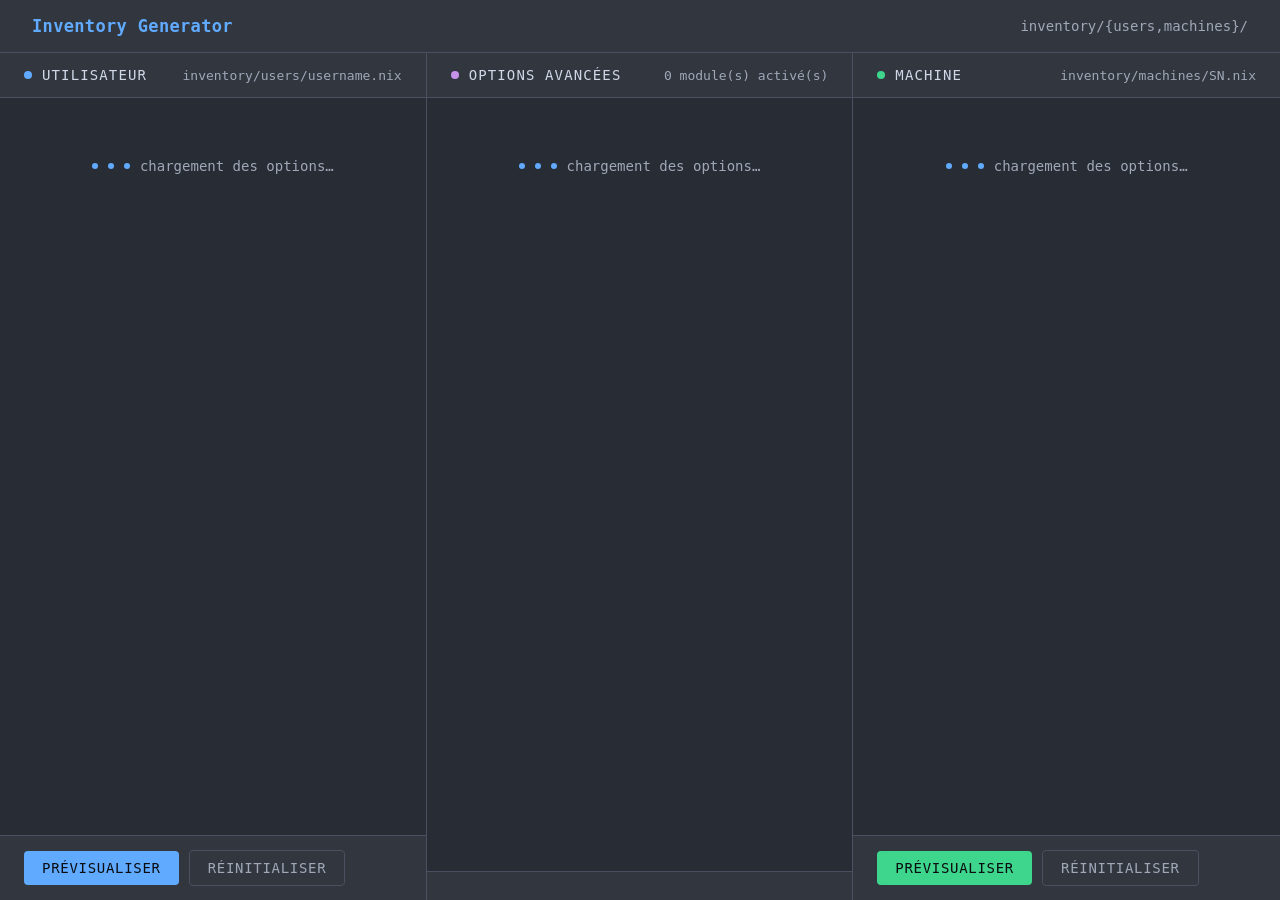
<file: community/inventory-generator/inventory-generator.html>
<!--
SPDX-FileCopyrightText: 2026 Pauline Legrand <pauline.legrand@numerique.gouv.fr>

SPDX-License-Identifier: MIT
-->
<!DOCTYPE html>
<html lang="fr">
<head>
  <meta charset="UTF-8">
  <meta name="viewport" content="width=device-width, initial-scale=1.0">
  <title>Inventory Generator</title>
  <link rel="stylesheet" href="inventory-generator.css">
</head>
<body>

<header>
  <div class="logo">Inventory Generator</div>
  <div class="header-sub">inventory/{users,machines}/</div>
</header>

<main>
  <div class="panel">
    <div class="panel-header">
      <div class="panel-icon user-icon"></div>
      <div class="panel-title">Utilisateur</div>
      <div class="panel-path">inventory/users/<span id="u-filename-preview">username</span>.nix</div>
    </div>
    <div class="panel-body" id="user-panel-body">
      <div class="loading">
        <div class="loading-dot"></div>
        <div class="loading-dot"></div>
        <div class="loading-dot"></div>
        chargement des options…
      </div>
    </div>
    <div class="panel-footer">
      <button class="btn btn-primary" onclick="previewUser()">Prévisualiser</button>
      <button class="btn btn-secondary" onclick="resetPanel('user')">Réinitialiser</button>
      <div class="status" id="u-status"></div>
    </div>
  </div>

  <div class="panel">
    <div class="panel-header">
      <div class="panel-icon" style="background:#c792ea"></div>
      <div class="panel-title">Options avancées</div>
      <div class="panel-path" id="adv-count">0 module(s) activé(s)</div>
    </div>
    <div class="panel-body" id="adv-panel-body">
      <div class="loading">
        <div class="loading-dot"></div>
        <div class="loading-dot"></div>
        <div class="loading-dot"></div>
        chargement des options…
      </div>
    </div>
    <div class="panel-footer">
      <div class="status" id="adv-status"></div>
    </div>
  </div>

  <div class="panel">
    <div class="panel-header">
      <div class="panel-icon machine-icon"></div>
      <div class="panel-title">Machine</div>
      <div class="panel-path">inventory/machines/<span id="m-filename-preview">SN</span>.nix</div>
    </div>
    <div class="panel-body" id="machine-panel-body">
      <div class="loading">
        <div class="loading-dot"></div>
        <div class="loading-dot"></div>
        <div class="loading-dot"></div>
        chargement des options…
      </div>
    </div>
    <div class="panel-footer">
      <button class="btn btn-primary green" onclick="previewMachine()">Prévisualiser</button>
      <button class="btn btn-secondary" onclick="resetPanel('machine')">Réinitialiser</button>
      <div class="status" id="m-status"></div>
    </div>
  </div>
</main>

<div class="modal-overlay" id="modal" onclick="closeModal(event)">
  <div class="modal" onclick="event.stopPropagation()">
    <div class="modal-header">
      <div class="modal-title" id="modal-title">Prévisualisation</div>
      <button class="modal-close" onclick="closeModalBtn()">×</button>
    </div>
    <div class="modal-body">
      <pre id="modal-content"></pre>
    </div>
    <div class="modal-footer">
      <button class="btn btn-secondary" onclick="copyContent()">Copier</button>
      <button class="btn btn-primary" onclick="saveFile()">Télécharger le fichier</button>
    </div>
  </div>
</div>

<script src="inventory-generator.js"></script>
</body>
</html>
</file>
<file: css/variables.css>
/* Globals */

:root {
    --sidebar-target-width: 300px;
    --sidebar-width: min(var(--sidebar-target-width), 80vw);
    --sidebar-resize-indicator-width: 8px;
    --sidebar-resize-indicator-space: 2px;
    --page-padding: 15px;
    --content-max-width: 750px;
    --menu-bar-height: 50px;
    --mono-font: "Source Code Pro", Consolas, "Ubuntu Mono", Menlo, "DejaVu Sans Mono", monospace, monospace;
    --code-font-size: 0.875em; /* please adjust the ace font size accordingly in editor.js */
    --searchbar-margin-block-start: 5px;
}

/* Themes */

.ayu {
    --bg: hsl(210, 25%, 8%);
    --fg: #c5c5c5;

    --sidebar-bg: #14191f;
    --sidebar-fg: #c8c9db;
    --sidebar-non-existant: #5c6773;
    --sidebar-active: #ffb454;
    --sidebar-spacer: #2d334f;

    --scrollbar: var(--sidebar-fg);

    --icons: #737480;
    --icons-hover: #b7b9cc;

    --links: #0096cf;

    --inline-code-color: #ffb454;

    --theme-popup-bg: #14191f;
    --theme-popup-border: #5c6773;
    --theme-hover: #191f26;

    --quote-bg: hsl(226, 15%, 17%);
    --quote-border: hsl(226, 15%, 22%);

    --warning-border: #ff8e00;

    --table-border-color: hsl(210, 25%, 13%);
    --table-header-bg: hsl(210, 25%, 28%);
    --table-alternate-bg: hsl(210, 25%, 11%);

    --searchbar-border-color: #848484;
    --searchbar-bg: #424242;
    --searchbar-fg: #fff;
    --searchbar-shadow-color: #d4c89f;
    --searchresults-header-fg: #666;
    --searchresults-border-color: #888;
    --searchresults-li-bg: #252932;
    --search-mark-bg: #e3b171;

    --color-scheme: dark;

    /* Same as `--icons` */
    --copy-button-filter: invert(45%) sepia(6%) saturate(621%) hue-rotate(198deg) brightness(99%) contrast(85%);
    /* Same as `--sidebar-active` */
    --copy-button-filter-hover: invert(68%) sepia(55%) saturate(531%) hue-rotate(341deg) brightness(104%) contrast(101%);

    --footnote-highlight: #2668a6;

    --overlay-bg: rgba(33, 40, 48, 0.4);
}

.coal {
    --bg: hsl(200, 7%, 8%);
    --fg: #98a3ad;

    --sidebar-bg: #292c2f;
    --sidebar-fg: #a1adb8;
    --sidebar-non-existant: #505254;
    --sidebar-active: #3473ad;
    --sidebar-spacer: #393939;

    --scrollbar: var(--sidebar-fg);

    --icons: #43484d;
    --icons-hover: #b3c0cc;

    --links: #2b79a2;

    --inline-code-color: #c5c8c6;

    --theme-popup-bg: #141617;
    --theme-popup-border: #43484d;
    --theme-hover: #1f2124;

    --quote-bg: hsl(234, 21%, 18%);
    --quote-border: hsl(234, 21%, 23%);

    --warning-border: #ff8e00;

    --table-border-color: hsl(200, 7%, 13%);
    --table-header-bg: hsl(200, 7%, 28%);
    --table-alternate-bg: hsl(200, 7%, 11%);

    --searchbar-border-color: #aaa;
    --searchbar-bg: #b7b7b7;
    --searchbar-fg: #000;
    --searchbar-shadow-color: #aaa;
    --searchresults-header-fg: #666;
    --searchresults-border-color: #98a3ad;
    --searchresults-li-bg: #2b2b2f;
    --search-mark-bg: #355c7d;

    --color-scheme: dark;

    /* Same as `--icons` */
    --copy-button-filter: invert(26%) sepia(8%) saturate(575%) hue-rotate(169deg) brightness(87%) contrast(82%);
    /* Same as `--sidebar-active` */
    --copy-button-filter-hover: invert(36%) sepia(70%) saturate(503%) hue-rotate(167deg) brightness(98%) contrast(89%);

    --footnote-highlight: #4079ae;

    --overlay-bg: rgba(33, 40, 48, 0.4);
}

.light, html:not(.js) {
    --bg: hsl(0, 0%, 100%);
    --fg: hsl(0, 0%, 0%);

    --sidebar-bg: #fafafa;
    --sidebar-fg: hsl(0, 0%, 0%);
    --sidebar-non-existant: #aaaaaa;
    --sidebar-active: #1f1fff;
    --sidebar-spacer: #f4f4f4;

    --scrollbar: #8F8F8F;

    --icons: #747474;
    --icons-hover: #000000;

    --links: #20609f;

    --inline-code-color: #301900;

    --theme-popup-bg: #fafafa;
    --theme-popup-border: #cccccc;
    --theme-hover: #e6e6e6;

    --quote-bg: hsl(197, 37%, 96%);
    --quote-border: hsl(197, 37%, 91%);

    --warning-border: #ff8e00;

    --table-border-color: hsl(0, 0%, 95%);
    --table-header-bg: hsl(0, 0%, 80%);
    --table-alternate-bg: hsl(0, 0%, 97%);

    --searchbar-border-color: #aaa;
    --searchbar-bg: #fafafa;
    --searchbar-fg: #000;
    --searchbar-shadow-color: #aaa;
    --searchresults-header-fg: #666;
    --searchresults-border-color: #888;
    --searchresults-li-bg: #e4f2fe;
    --search-mark-bg: #a2cff5;

    --color-scheme: light;

    /* Same as `--icons` */
    --copy-button-filter: invert(45.49%);
    /* Same as `--sidebar-active` */
    --copy-button-filter-hover: invert(14%) sepia(93%) saturate(4250%) hue-rotate(243deg) brightness(99%) contrast(130%);

    --footnote-highlight: #7e7eff;

    --overlay-bg: rgba(200, 200, 205, 0.4);
}

.navy {
    --bg: hsl(226, 23%, 11%);
    --fg: #bcbdd0;

    --sidebar-bg: #282d3f;
    --sidebar-fg: #c8c9db;
    --sidebar-non-existant: #505274;
    --sidebar-active: #2b79a2;
    --sidebar-spacer: #2d334f;

    --scrollbar: var(--sidebar-fg);

    --icons: #737480;
    --icons-hover: #b7b9cc;

    --links: #2b79a2;

    --inline-code-color: #c5c8c6;

    --theme-popup-bg: #161923;
    --theme-popup-border: #737480;
    --theme-hover: #282e40;

    --quote-bg: hsl(226, 15%, 17%);
    --quote-border: hsl(226, 15%, 22%);

    --warning-border: #ff8e00;

    --table-border-color: hsl(226, 23%, 16%);
    --table-header-bg: hsl(226, 23%, 31%);
    --table-alternate-bg: hsl(226, 23%, 14%);

    --searchbar-border-color: #aaa;
    --searchbar-bg: #aeaec6;
    --searchbar-fg: #000;
    --searchbar-shadow-color: #aaa;
    --searchresults-header-fg: #5f5f71;
    --searchresults-border-color: #5c5c68;
    --searchresults-li-bg: #242430;
    --search-mark-bg: #a2cff5;

    --color-scheme: dark;

    /* Same as `--icons` */
    --copy-button-filter: invert(51%) sepia(10%) saturate(393%) hue-rotate(198deg) brightness(86%) contrast(87%);
    /* Same as `--sidebar-active` */
    --copy-button-filter-hover: invert(46%) sepia(20%) saturate(1537%) hue-rotate(156deg) brightness(85%) contrast(90%);

    --footnote-highlight: #4079ae;

    --overlay-bg: rgba(33, 40, 48, 0.4);
}

.rust {
    --bg: hsl(60, 9%, 87%);
    --fg: #262625;

    --sidebar-bg: #3b2e2a;
    --sidebar-fg: #c8c9db;
    --sidebar-non-existant: #505254;
    --sidebar-active: #e69f67;
    --sidebar-spacer: #45373a;

    --scrollbar: var(--sidebar-fg);

    --icons: #737480;
    --icons-hover: #262625;

    --links: #2b79a2;

    --inline-code-color: #6e6b5e;

    --theme-popup-bg: #e1e1db;
    --theme-popup-border: #b38f6b;
    --theme-hover: #99908a;

    --quote-bg: hsl(60, 5%, 75%);
    --quote-border: hsl(60, 5%, 70%);

    --warning-border: #ff8e00;

    --table-border-color: hsl(60, 9%, 82%);
    --table-header-bg: #b3a497;
    --table-alternate-bg: hsl(60, 9%, 84%);

    --searchbar-border-color: #aaa;
    --searchbar-bg: #fafafa;
    --searchbar-fg: #000;
    --searchbar-shadow-color: #aaa;
    --searchresults-header-fg: #666;
    --searchresults-border-color: #888;
    --searchresults-li-bg: #dec2a2;
    --search-mark-bg: #e69f67;

    /* Same as `--icons` */
    --copy-button-filter: invert(51%) sepia(10%) saturate(393%) hue-rotate(198deg) brightness(86%) contrast(87%);
    /* Same as `--sidebar-active` */
    --copy-button-filter-hover: invert(77%) sepia(16%) saturate(1798%) hue-rotate(328deg) brightness(98%) contrast(83%);

    --footnote-highlight: #d3a17a;

    --overlay-bg: rgba(150, 150, 150, 0.25);
}

@media (prefers-color-scheme: dark) {
    html:not(.js) {
        --bg: hsl(200, 7%, 8%);
        --fg: #98a3ad;

        --sidebar-bg: #292c2f;
        --sidebar-fg: #a1adb8;
        --sidebar-non-existant: #505254;
        --sidebar-active: #3473ad;
        --sidebar-spacer: #393939;

        --scrollbar: var(--sidebar-fg);

        --icons: #43484d;
        --icons-hover: #b3c0cc;

        --links: #2b79a2;

        --inline-code-color: #c5c8c6;

        --theme-popup-bg: #141617;
        --theme-popup-border: #43484d;
        --theme-hover: #1f2124;

        --quote-bg: hsl(234, 21%, 18%);
        --quote-border: hsl(234, 21%, 23%);

        --warning-border: #ff8e00;

        --table-border-color: hsl(200, 7%, 13%);
        --table-header-bg: hsl(200, 7%, 28%);
        --table-alternate-bg: hsl(200, 7%, 11%);

        --searchbar-border-color: #aaa;
        --searchbar-bg: #b7b7b7;
        --searchbar-fg: #000;
        --searchbar-shadow-color: #aaa;
        --searchresults-header-fg: #666;
        --searchresults-border-color: #98a3ad;
        --searchresults-li-bg: #2b2b2f;
        --search-mark-bg: #355c7d;

        --color-scheme: dark;

        /* Same as `--icons` */
        --copy-button-filter: invert(26%) sepia(8%) saturate(575%) hue-rotate(169deg) brightness(87%) contrast(82%);
        /* Same as `--sidebar-active` */
        --copy-button-filter-hover: invert(36%) sepia(70%) saturate(503%) hue-rotate(167deg) brightness(98%) contrast(89%);
    }
}
</file>
<file: css/general.css>
/* Base styles and content styles */

:root {
    /* Browser default font-size is 16px, this way 1 rem = 10px */
    font-size: 62.5%;
    color-scheme: var(--color-scheme);
}

html {
    font-family: "Open Sans", sans-serif;
    color: var(--fg);
    background-color: var(--bg);
    text-size-adjust: none;
    -webkit-text-size-adjust: none;
}

body {
    margin: 0;
    font-size: 1.6rem;
    overflow-x: hidden;
}

code {
    font-family: var(--mono-font) !important;
    font-size: var(--code-font-size);
    direction: ltr !important;
}

/* make long words/inline code not x overflow */
main {
    overflow-wrap: break-word;
}

/* make wide tables scroll if they overflow */
.table-wrapper {
    overflow-x: auto;
}

/* Don't change font size in headers. */
h1 code, h2 code, h3 code, h4 code, h5 code, h6 code {
    font-size: unset;
}

.left { float: left; }
.right { float: right; }
.boring { opacity: 0.6; }
.hide-boring .boring { display: none; }
.hidden { display: none !important; }

h2, h3 { margin-block-start: 2.5em; }
h4, h5 { margin-block-start: 2em; }

.header + .header h3,
.header + .header h4,
.header + .header h5 {
    margin-block-start: 1em;
}

h1:target::before,
h2:target::before,
h3:target::before,
h4:target::before,
h5:target::before,
h6:target::before {
    display: inline-block;
    content: "»";
    margin-inline-start: -30px;
    width: 30px;
}

/* This is broken on Safari as of version 14, but is fixed
   in Safari Technology Preview 117 which I think will be Safari 14.2.
   https://bugs.webkit.org/show_bug.cgi?id=218076
*/
:target {
    /* Safari does not support logical properties */
    scroll-margin-top: calc(var(--menu-bar-height) + 0.5em);
}

.page {
    outline: 0;
    padding: 0 var(--page-padding);
    margin-block-start: calc(0px - var(--menu-bar-height)); /* Compensate for the #menu-bar-hover-placeholder */
}
.page-wrapper {
    box-sizing: border-box;
    background-color: var(--bg);
}
html:not(.js) .page-wrapper,
.js:not(.sidebar-resizing) .page-wrapper {
    transition: margin-left 0.3s ease, transform 0.3s ease; /* Animation: slide away */
}
[dir=rtl]:not(.js) .page-wrapper,
[dir=rtl].js:not(.sidebar-resizing) .page-wrapper {
    transition: margin-right 0.3s ease, transform 0.3s ease; /* Animation: slide away */
}

.content {
    overflow-y: auto;
    padding: 0 5px 50px 5px;
}
.content main {
    margin-inline-start: auto;
    margin-inline-end: auto;
    max-width: var(--content-max-width);
}
.content p { line-height: 1.45em; }
.content ol { line-height: 1.45em; }
.content ul { line-height: 1.45em; }
.content a { text-decoration: none; }
.content a:hover { text-decoration: underline; }
.content img, .content video { max-width: 100%; }
.content .header:link,
.content .header:visited {
    color: var(--fg);
}
.content .header:link,
.content .header:visited:hover {
    text-decoration: none;
}

table {
    margin: 0 auto;
    border-collapse: collapse;
}
table td {
    padding: 3px 20px;
    border: 1px var(--table-border-color) solid;
}
table thead {
    background: var(--table-header-bg);
}
table thead td {
    font-weight: 700;
    border: none;
}
table thead th {
    padding: 3px 20px;
}
table thead tr {
    border: 1px var(--table-header-bg) solid;
}
/* Alternate background colors for rows */
table tbody tr:nth-child(2n) {
    background: var(--table-alternate-bg);
}


blockquote {
    margin: 20px 0;
    padding: 0 20px;
    color: var(--fg);
    background-color: var(--quote-bg);
    border-block-start: .1em solid var(--quote-border);
    border-block-end: .1em solid var(--quote-border);
}

.warning {
    margin: 20px;
    padding: 0 20px;
    border-inline-start: 2px solid var(--warning-border);
}

.warning:before {
    position: absolute;
    width: 3rem;
    height: 3rem;
    margin-inline-start: calc(-1.5rem - 21px);
    content: "ⓘ";
    text-align: center;
    background-color: var(--bg);
    color: var(--warning-border);
    font-weight: bold;
    font-size: 2rem;
}

blockquote .warning:before {
    background-color: var(--quote-bg);
}

kbd {
    background-color: var(--table-border-color);
    border-radius: 4px;
    border: solid 1px var(--theme-popup-border);
    box-shadow: inset 0 -1px 0 var(--theme-hover);
    display: inline-block;
    font-size: var(--code-font-size);
    font-family: var(--mono-font);
    line-height: 10px;
    padding: 4px 5px;
    vertical-align: middle;
}

sup {
    /* Set the line-height for superscript and footnote references so that there
       isn't an awkward space appearing above lines that contain the footnote.

       See https://github.com/rust-lang/mdBook/pull/2443#discussion_r1813773583
       for an explanation.
    */
    line-height: 0;
}

.footnote-definition {
    font-size: 0.9em;
}
/* The default spacing for a list is a little too large. */
.footnote-definition ul,
.footnote-definition ol {
    padding-left: 20px;
}
.footnote-definition > li {
    /* Required to position the ::before target */
    position: relative;
}
.footnote-definition > li:target {
    scroll-margin-top: 50vh;
}
.footnote-reference:target {
    scroll-margin-top: 50vh;
}
/* Draws a border around the footnote (including the marker) when it is selected.
   TODO: If there are multiple linkbacks, highlight which one you just came
   from so you know which one to click.
*/
.footnote-definition > li:target::before {
    border: 2px solid var(--footnote-highlight);
    border-radius: 6px;
    position: absolute;
    top: -8px;
    right: -8px;
    bottom: -8px;
    left: -32px;
    pointer-events: none;
    content: "";
}
/* Pulses the footnote reference so you can quickly see where you left off reading.
   This could use some improvement.
*/
@media not (prefers-reduced-motion) {
    .footnote-reference:target  {
        animation: fn-highlight 0.8s;
        border-radius: 2px;
    }

    @keyframes fn-highlight {
        from {
            background-color: var(--footnote-highlight);
        }
    }
}

.tooltiptext {
    position: absolute;
    visibility: hidden;
    color: #fff;
    background-color: #333;
    transform: translateX(-50%); /* Center by moving tooltip 50% of its width left */
    left: -8px; /* Half of the width of the icon */
    top: -35px;
    font-size: 0.8em;
    text-align: center;
    border-radius: 6px;
    padding: 5px 8px;
    margin: 5px;
    z-index: 1000;
}
.tooltipped .tooltiptext {
    visibility: visible;
}

.chapter li.part-title {
    color: var(--sidebar-fg);
    margin: 5px 0px;
    font-weight: bold;
}

.result-no-output {
    font-style: italic;
}
</file>
<file: css/chrome.css>
/* CSS for UI elements (a.k.a. chrome) */

html {
    scrollbar-color: var(--scrollbar) var(--bg);
}
#searchresults a,
.content a:link,
a:visited,
a > .hljs {
    color: var(--links);
}

/*
    body-container is necessary because mobile browsers don't seem to like
    overflow-x on the body tag when there is a <meta name="viewport"> tag.
*/
#body-container {
    /*
        This is used when the sidebar pushes the body content off the side of
        the screen on small screens. Without it, dragging on mobile Safari
        will want to reposition the viewport in a weird way.
    */
    overflow-x: clip;
}

/* Menu Bar */

#menu-bar,
#menu-bar-hover-placeholder {
    z-index: 101;
    margin: auto calc(0px - var(--page-padding));
}
#menu-bar {
    position: relative;
    display: flex;
    flex-wrap: wrap;
    background-color: var(--bg);
    border-block-end-color: var(--bg);
    border-block-end-width: 1px;
    border-block-end-style: solid;
}
#menu-bar.sticky,
#menu-bar-hover-placeholder:hover + #menu-bar,
#menu-bar:hover,
html.sidebar-visible #menu-bar {
    position: -webkit-sticky;
    position: sticky;
    top: 0 !important;
}
#menu-bar-hover-placeholder {
    position: sticky;
    position: -webkit-sticky;
    top: 0;
    height: var(--menu-bar-height);
}
#menu-bar.bordered {
    border-block-end-color: var(--table-border-color);
}
#menu-bar i, #menu-bar .icon-button {
    position: relative;
    padding: 0 8px;
    z-index: 10;
    line-height: var(--menu-bar-height);
    cursor: pointer;
    transition: color 0.5s;
}
@media only screen and (max-width: 420px) {
    #menu-bar i, #menu-bar .icon-button {
        padding: 0 5px;
    }
}

.icon-button {
    border: none;
    background: none;
    padding: 0;
    color: inherit;
}
.icon-button i {
    margin: 0;
}

.right-buttons {
    margin: 0 15px;
}
.right-buttons a {
    text-decoration: none;
}

.left-buttons {
    display: flex;
    margin: 0 5px;
}
html:not(.js) .left-buttons button {
    display: none;
}

.menu-title {
    display: inline-block;
    font-weight: 200;
    font-size: 2.4rem;
    line-height: var(--menu-bar-height);
    text-align: center;
    margin: 0;
    flex: 1;
    white-space: nowrap;
    overflow: hidden;
    text-overflow: ellipsis;
}
.menu-title {
    cursor: pointer;
}

.menu-bar,
.menu-bar:visited,
.nav-chapters,
.nav-chapters:visited,
.mobile-nav-chapters,
.mobile-nav-chapters:visited,
.menu-bar .icon-button,
.menu-bar a i {
    color: var(--icons);
}

.menu-bar i:hover,
.menu-bar .icon-button:hover,
.nav-chapters:hover,
.mobile-nav-chapters i:hover {
    color: var(--icons-hover);
}

/* Nav Icons */

.nav-chapters {
    font-size: 2.5em;
    text-align: center;
    text-decoration: none;

    position: fixed;
    top: 0;
    bottom: 0;
    margin: 0;
    max-width: 150px;
    min-width: 90px;

    display: flex;
    justify-content: center;
    align-content: center;
    flex-direction: column;

    transition: color 0.5s, background-color 0.5s;
}

.nav-chapters:hover {
    text-decoration: none;
    background-color: var(--theme-hover);
    transition: background-color 0.15s, color 0.15s;
}

.nav-wrapper {
    margin-block-start: 50px;
    display: none;
}

.mobile-nav-chapters {
    font-size: 2.5em;
    text-align: center;
    text-decoration: none;
    width: 90px;
    border-radius: 5px;
    background-color: var(--sidebar-bg);
}

/* Only Firefox supports flow-relative values */
.previous { float: left; }
[dir=rtl] .previous { float: right; }

/* Only Firefox supports flow-relative values */
.next {
    float: right;
    right: var(--page-padding);
}
[dir=rtl] .next {
    float: left;
    right: unset;
    left: var(--page-padding);
}

/* Use the correct buttons for RTL layouts*/
[dir=rtl] .previous i.fa-angle-left:before {content:"\f105";}
[dir=rtl] .next i.fa-angle-right:before { content:"\f104"; }

@media only screen and (max-width: 1080px) {
    .nav-wide-wrapper { display: none; }
    .nav-wrapper { display: block; }
}

/* sidebar-visible */
@media only screen and (max-width: 1380px) {
    #sidebar-toggle-anchor:checked ~ .page-wrapper .nav-wide-wrapper { display: none; }
    #sidebar-toggle-anchor:checked ~ .page-wrapper .nav-wrapper { display: block; }
}

/* Inline code */

:not(pre) > .hljs {
    display: inline;
    padding: 0.1em 0.3em;
    border-radius: 3px;
}

:not(pre):not(a) > .hljs {
    color: var(--inline-code-color);
    overflow-x: initial;
}

a:hover > .hljs {
    text-decoration: underline;
}

pre {
    position: relative;
}
pre > .buttons {
    position: absolute;
    z-index: 100;
    right: 0px;
    top: 2px;
    margin: 0px;
    padding: 2px 0px;

    color: var(--sidebar-fg);
    cursor: pointer;
    visibility: hidden;
    opacity: 0;
    transition: visibility 0.1s linear, opacity 0.1s linear;
}
pre:hover > .buttons {
    visibility: visible;
    opacity: 1
}
pre > .buttons :hover {
    color: var(--sidebar-active);
    border-color: var(--icons-hover);
    background-color: var(--theme-hover);
}
pre > .buttons i {
    margin-inline-start: 8px;
}
pre > .buttons button {
    cursor: inherit;
    margin: 0px 5px;
    padding: 4px 4px 3px 5px;
    font-size: 23px;

    border-style: solid;
    border-width: 1px;
    border-radius: 4px;
    border-color: var(--icons);
    background-color: var(--theme-popup-bg);
    transition: 100ms;
    transition-property: color,border-color,background-color;
    color: var(--icons);
}

pre > .buttons button.clip-button {
    padding: 2px 4px 0px 6px;
}
pre > .buttons button.clip-button::before {
    /* clipboard image from octicons (https://github.com/primer/octicons/tree/v2.0.0) MIT license
     */
    content: url('data:image/svg+xml,<svg width="21" height="20" viewBox="0 0 24 25" \
xmlns="http://www.w3.org/2000/svg" aria-label="Copy to clipboard">\
<path d="M18 20h2v3c0 1-1 2-2 2H2c-.998 0-2-1-2-2V5c0-.911.755-1.667 1.667-1.667h5A3.323 3.323 0 \
0110 0a3.323 3.323 0 013.333 3.333h5C19.245 3.333 20 4.09 20 5v8.333h-2V9H2v14h16v-3zM3 \
7h14c0-.911-.793-1.667-1.75-1.667H13.5c-.957 0-1.75-.755-1.75-1.666C11.75 2.755 10.957 2 10 \
2s-1.75.755-1.75 1.667c0 .911-.793 1.666-1.75 1.666H4.75C3.793 5.333 3 6.09 3 7z"/>\
<path d="M4 19h6v2H4zM12 11H4v2h8zM4 17h4v-2H4zM15 15v-3l-4.5 4.5L15 21v-3l8.027-.032L23 15z"/>\
</svg>');
    filter: var(--copy-button-filter);
}
pre > .buttons button.clip-button:hover::before {
    filter: var(--copy-button-filter-hover);
}

@media (pointer: coarse) {
    pre > .buttons button {
        /* On mobile, make it easier to tap buttons. */
        padding: 0.3rem 1rem;
    }

    .sidebar-resize-indicator {
        /* Hide resize indicator on devices with limited accuracy */
        display: none;
    }
}
pre > code {
    display: block;
    padding: 1rem;
}

/* FIXME: ACE editors overlap their buttons because ACE does absolute
   positioning within the code block which breaks padding. The only solution I
   can think of is to move the padding to the outer pre tag (or insert a div
   wrapper), but that would require fixing a whole bunch of CSS rules.
*/
.hljs.ace_editor {
  padding: 0rem 0rem;
}

pre > .result {
    margin-block-start: 10px;
}

/* Search */

#searchresults a {
    text-decoration: none;
}

mark {
    border-radius: 2px;
    padding-block-start: 0;
    padding-block-end: 1px;
    padding-inline-start: 3px;
    padding-inline-end: 3px;
    margin-block-start: 0;
    margin-block-end: -1px;
    margin-inline-start: -3px;
    margin-inline-end: -3px;
    background-color: var(--search-mark-bg);
    transition: background-color 300ms linear;
    cursor: pointer;
}

mark.fade-out {
    background-color: rgba(0,0,0,0) !important;
    cursor: auto;
}

.searchbar-outer {
    margin-inline-start: auto;
    margin-inline-end: auto;
    max-width: var(--content-max-width);
}

#searchbar-outer.searching #searchbar {
    padding-right: 30px;
}
#searchbar-outer .spinner-wrapper {
    display: none;
}
#searchbar-outer.searching .spinner-wrapper {
    display: block;
}

.search-wrapper {
    position: relative;
}

.spinner-wrapper {
    --spinner-margin: 2px;
    position: absolute;
    margin-block-start: calc(var(--searchbar-margin-block-start) + var(--spinner-margin));
    right: var(--spinner-margin);
    top: 0;
    bottom: var(--spinner-margin);
    padding: 6px;
    background-color: var(--bg);
}

#searchbar {
    width: 100%;
    margin-block-start: var(--searchbar-margin-block-start);
    margin-block-end: 0;
    margin-inline-start: auto;
    margin-inline-end: auto;
    padding: 10px 16px;
    transition: box-shadow 300ms ease-in-out;
    border: 1px solid var(--searchbar-border-color);
    border-radius: 3px;
    background-color: var(--searchbar-bg);
    color: var(--searchbar-fg);
}
#searchbar:focus,
#searchbar.active {
    box-shadow: 0 0 3px var(--searchbar-shadow-color);
}

.searchresults-header {
    font-weight: bold;
    font-size: 1em;
    padding-block-start: 18px;
    padding-block-end: 0;
    padding-inline-start: 5px;
    padding-inline-end: 0;
    color: var(--searchresults-header-fg);
}

.searchresults-outer {
    margin-inline-start: auto;
    margin-inline-end: auto;
    max-width: var(--content-max-width);
    border-block-end: 1px dashed var(--searchresults-border-color);
}

ul#searchresults {
    list-style: none;
    padding-inline-start: 20px;
}
ul#searchresults li {
    margin: 10px 0px;
    padding: 2px;
    border-radius: 2px;
}
ul#searchresults li.focus {
    background-color: var(--searchresults-li-bg);
}
ul#searchresults span.teaser {
    display: block;
    clear: both;
    margin-block-start: 5px;
    margin-block-end: 0;
    margin-inline-start: 20px;
    margin-inline-end: 0;
    font-size: 0.8em;
}
ul#searchresults span.teaser em {
    font-weight: bold;
    font-style: normal;
}

/* Sidebar */

.sidebar {
    position: fixed;
    left: 0;
    top: 0;
    bottom: 0;
    width: var(--sidebar-width);
    font-size: 0.875em;
    box-sizing: border-box;
    -webkit-overflow-scrolling: touch;
    overscroll-behavior-y: contain;
    background-color: var(--sidebar-bg);
    color: var(--sidebar-fg);
}
.sidebar-iframe-inner {
    --padding: 10px;

    background-color: var(--sidebar-bg);
    padding: var(--padding);
    margin: 0;
    font-size: 1.4rem;
    color: var(--sidebar-fg);
    min-height: calc(100vh - var(--padding) * 2);
}
.sidebar-iframe-outer {
    border: none;
    height: 100%;
    position: absolute;
    top: 0;
    bottom: 0;
    left: 0;
    right: 0;
}
[dir=rtl] .sidebar { left: unset; right: 0; }
.sidebar-resizing {
    -moz-user-select: none;
    -webkit-user-select: none;
    -ms-user-select: none;
    user-select: none;
}
html:not(.sidebar-resizing) .sidebar {
    transition: transform 0.3s; /* Animation: slide away */
}
.sidebar code {
    line-height: 2em;
}
.sidebar .sidebar-scrollbox {
    overflow-y: auto;
    position: absolute;
    top: 0;
    bottom: 0;
    left: 0;
    right: 0;
    padding: 10px 10px;
}
.sidebar .sidebar-resize-handle {
    position: absolute;
    cursor: col-resize;
    width: 0;
    right: calc(var(--sidebar-resize-indicator-width) * -1);
    top: 0;
    bottom: 0;
    display: flex;
    align-items: center;
}

.sidebar-resize-handle .sidebar-resize-indicator {
    width: 100%;
    height: 16px;
    color: var(--icons);
    margin-inline-start: var(--sidebar-resize-indicator-space);
	display: flex;
	align-items: center;
	justify-content: flex-start;
}
.sidebar-resize-handle .sidebar-resize-indicator::before {
    content: "";
    width: 2px;
    height: 12px;
    border-left: dotted 2px currentColor;
}
.sidebar-resize-handle .sidebar-resize-indicator::after {
    content: "";
    width: 2px;
    height: 16px;
    border-left: dotted 2px currentColor;
}

[dir=rtl] .sidebar .sidebar-resize-handle {
    left: calc(var(--sidebar-resize-indicator-width) * -1);
    right: unset;
}
.js .sidebar .sidebar-resize-handle {
    cursor: col-resize;
    width: calc(var(--sidebar-resize-indicator-width) - var(--sidebar-resize-indicator-space));
}
/* sidebar-hidden */
#sidebar-toggle-anchor:not(:checked) ~ .sidebar {
    transform: translateX(calc(0px - var(--sidebar-width) - var(--sidebar-resize-indicator-width)));
}
[dir=rtl] #sidebar-toggle-anchor:not(:checked) ~ .sidebar {
    transform: translateX(calc(var(--sidebar-width) + var(--sidebar-resize-indicator-width)));
}
.sidebar::-webkit-scrollbar {
    background: var(--sidebar-bg);
}
.sidebar::-webkit-scrollbar-thumb {
    background: var(--scrollbar);
}

/* sidebar-visible */
#sidebar-toggle-anchor:checked ~ .page-wrapper {
    transform: translateX(calc(var(--sidebar-width) + var(--sidebar-resize-indicator-width)));
}
[dir=rtl] #sidebar-toggle-anchor:checked ~ .page-wrapper {
    transform: translateX(calc(0px - var(--sidebar-width) - var(--sidebar-resize-indicator-width)));
}
@media only screen and (min-width: 620px) {
    #sidebar-toggle-anchor:checked ~ .page-wrapper {
        transform: none;
        margin-inline-start: calc(var(--sidebar-width) + var(--sidebar-resize-indicator-width));
    }
    [dir=rtl] #sidebar-toggle-anchor:checked ~ .page-wrapper {
        transform: none;
    }
}

.chapter {
    list-style: none outside none;
    padding-inline-start: 0;
    line-height: 2.2em;
}

.chapter ol {
    width: 100%;
}

.chapter li {
    display: flex;
    color: var(--sidebar-non-existant);
}
.chapter li a {
    display: block;
    padding: 0;
    text-decoration: none;
    color: var(--sidebar-fg);
}

.chapter li a:hover {
    color: var(--sidebar-active);
}

.chapter li a.active {
    color: var(--sidebar-active);
}

.chapter li > a.toggle {
    cursor: pointer;
    display: block;
    margin-inline-start: auto;
    padding: 0 10px;
    user-select: none;
    opacity: 0.68;
}

.chapter li > a.toggle div {
    transition: transform 0.5s;
}

/* collapse the section */
.chapter li:not(.expanded) + li > ol {
    display: none;
}

.chapter li.chapter-item {
    line-height: 1.5em;
    margin-block-start: 0.6em;
}

.chapter li.expanded > a.toggle div {
    transform: rotate(90deg);
}

.spacer {
    width: 100%;
    height: 3px;
    margin: 5px 0px;
}
.chapter .spacer {
    background-color: var(--sidebar-spacer);
}

@media (-moz-touch-enabled: 1), (pointer: coarse) {
    .chapter li a { padding: 5px 0; }
    .spacer { margin: 10px 0; }
}

.section {
    list-style: none outside none;
    padding-inline-start: 20px;
    line-height: 1.9em;
}

/* Theme Menu Popup */

.theme-popup {
    position: absolute;
    left: 10px;
    top: var(--menu-bar-height);
    z-index: 1000;
    border-radius: 4px;
    font-size: 0.7em;
    color: var(--fg);
    background: var(--theme-popup-bg);
    border: 1px solid var(--theme-popup-border);
    margin: 0;
    padding: 0;
    list-style: none;
    display: none;
    /* Don't let the children's background extend past the rounded corners. */
    overflow: hidden;
}
[dir=rtl] .theme-popup { left: unset;  right: 10px; }
.theme-popup .default {
    color: var(--icons);
}
.theme-popup .theme {
    width: 100%;
    border: 0;
    margin: 0;
    padding: 2px 20px;
    line-height: 25px;
    white-space: nowrap;
    text-align: start;
    cursor: pointer;
    color: inherit;
    background: inherit;
    font-size: inherit;
}
.theme-popup .theme:hover {
    background-color: var(--theme-hover);
}

.theme-selected::before {
    display: inline-block;
    content: "✓";
    margin-inline-start: -14px;
    width: 14px;
}

/* The container for the help popup that covers the whole window. */
#mdbook-help-container {
    /* Position and size for the whole window. */
    position: fixed;
    top: 0;
    left: 0;
    right: 0;
    bottom: 0;
    /* This uses flex layout (which is set in book.js), and centers the popup
       in the window.*/
    display: none;
    align-items: center;
    justify-content: center;
    z-index: 1000;
    /* Dim out the book while the popup is visible. */
    background: var(--overlay-bg);
}

/* The popup help box. */
#mdbook-help-popup {
    box-shadow: 0 4px 24px rgba(0,0,0,0.15);
    min-width: 300px;
    max-width: 500px;
    width: 100%;
    box-sizing: border-box;
    display: flex;
    flex-direction: column;
    align-items: center;
    background-color: var(--bg);
    color: var(--fg);
    border-width: 1px;
    border-color: var(--theme-popup-border);
    border-style: solid;
    border-radius: 8px;
    padding: 10px;
}

.mdbook-help-title {
    text-align: center;
    /* mdbook's margin for h2 is way too large. */
    margin: 10px;
}
</file>
<file: css/print.css>
#sidebar,
#menu-bar,
.nav-chapters,
.mobile-nav-chapters {
    display: none;
}

#page-wrapper.page-wrapper {
    transform: none !important;
    margin-inline-start: 0px;
    overflow-y: initial;
}

#content {
    max-width: none;
    margin: 0;
    padding: 0;
}

.page {
    overflow-y: initial;
}

code {
    direction: ltr !important;
}

pre > .buttons {
    z-index: 2;
}

a, a:visited, a:active, a:hover {
    color: #4183c4;
    text-decoration: none;
}

h1, h2, h3, h4, h5, h6 {
    page-break-inside: avoid;
    page-break-after: avoid;
}

pre, code {
    page-break-inside: avoid;
    white-space: pre-wrap;
}

.fa {
    display: none !important;
}
</file>
<file: fonts/fonts.css>
/* Open Sans is licensed under the Apache License, Version 2.0. See http://www.apache.org/licenses/LICENSE-2.0 */
/* Source Code Pro is under the Open Font License. See https://scripts.sil.org/cms/scripts/page.php?site_id=nrsi&id=OFL */

/* open-sans-300 - latin_vietnamese_latin-ext_greek-ext_greek_cyrillic-ext_cyrillic */
@font-face {
  font-family: 'Open Sans';
  font-style: normal;
  font-weight: 300;
  src: local('Open Sans Light'), local('OpenSans-Light'),
       url('../fonts/open-sans-v17-all-charsets-300.woff2') format('woff2');
}

/* open-sans-300italic - latin_vietnamese_latin-ext_greek-ext_greek_cyrillic-ext_cyrillic */
@font-face {
  font-family: 'Open Sans';
  font-style: italic;
  font-weight: 300;
  src: local('Open Sans Light Italic'), local('OpenSans-LightItalic'),
       url('../fonts/open-sans-v17-all-charsets-300italic.woff2') format('woff2');
}

/* open-sans-regular - latin_vietnamese_latin-ext_greek-ext_greek_cyrillic-ext_cyrillic */
@font-face {
  font-family: 'Open Sans';
  font-style: normal;
  font-weight: 400;
  src: local('Open Sans Regular'), local('OpenSans-Regular'),
       url('../fonts/open-sans-v17-all-charsets-regular.woff2') format('woff2');
}

/* open-sans-italic - latin_vietnamese_latin-ext_greek-ext_greek_cyrillic-ext_cyrillic */
@font-face {
  font-family: 'Open Sans';
  font-style: italic;
  font-weight: 400;
  src: local('Open Sans Italic'), local('OpenSans-Italic'),
       url('../fonts/open-sans-v17-all-charsets-italic.woff2') format('woff2');
}

/* open-sans-600 - latin_vietnamese_latin-ext_greek-ext_greek_cyrillic-ext_cyrillic */
@font-face {
  font-family: 'Open Sans';
  font-style: normal;
  font-weight: 600;
  src: local('Open Sans SemiBold'), local('OpenSans-SemiBold'),
       url('../fonts/open-sans-v17-all-charsets-600.woff2') format('woff2');
}

/* open-sans-600italic - latin_vietnamese_latin-ext_greek-ext_greek_cyrillic-ext_cyrillic */
@font-face {
  font-family: 'Open Sans';
  font-style: italic;
  font-weight: 600;
  src: local('Open Sans SemiBold Italic'), local('OpenSans-SemiBoldItalic'),
       url('../fonts/open-sans-v17-all-charsets-600italic.woff2') format('woff2');
}

/* open-sans-700 - latin_vietnamese_latin-ext_greek-ext_greek_cyrillic-ext_cyrillic */
@font-face {
  font-family: 'Open Sans';
  font-style: normal;
  font-weight: 700;
  src: local('Open Sans Bold'), local('OpenSans-Bold'),
       url('../fonts/open-sans-v17-all-charsets-700.woff2') format('woff2');
}

/* open-sans-700italic - latin_vietnamese_latin-ext_greek-ext_greek_cyrillic-ext_cyrillic */
@font-face {
  font-family: 'Open Sans';
  font-style: italic;
  font-weight: 700;
  src: local('Open Sans Bold Italic'), local('OpenSans-BoldItalic'),
       url('../fonts/open-sans-v17-all-charsets-700italic.woff2') format('woff2');
}

/* open-sans-800 - latin_vietnamese_latin-ext_greek-ext_greek_cyrillic-ext_cyrillic */
@font-face {
  font-family: 'Open Sans';
  font-style: normal;
  font-weight: 800;
  src: local('Open Sans ExtraBold'), local('OpenSans-ExtraBold'),
       url('../fonts/open-sans-v17-all-charsets-800.woff2') format('woff2');
}

/* open-sans-800italic - latin_vietnamese_latin-ext_greek-ext_greek_cyrillic-ext_cyrillic */
@font-face {
  font-family: 'Open Sans';
  font-style: italic;
  font-weight: 800;
  src: local('Open Sans ExtraBold Italic'), local('OpenSans-ExtraBoldItalic'),
       url('../fonts/open-sans-v17-all-charsets-800italic.woff2') format('woff2');
}

/* source-code-pro-500 - latin_vietnamese_latin-ext_greek_cyrillic-ext_cyrillic */
@font-face {
  font-family: 'Source Code Pro';
  font-style: normal;
  font-weight: 500;
  src: url('../fonts/source-code-pro-v11-all-charsets-500.woff2') format('woff2');
}
</file>
<file: highlight.css>
/*
 * An increased contrast highlighting scheme loosely based on the
 * "Base16 Atelier Dune Light" theme by Bram de Haan
 * (http://atelierbram.github.io/syntax-highlighting/atelier-schemes/dune)
 * Original Base16 color scheme by Chris Kempson
 * (https://github.com/chriskempson/base16)
 */

/* Comment */
.hljs-comment,
.hljs-quote {
  color: #575757;
}

/* Red */
.hljs-variable,
.hljs-template-variable,
.hljs-attribute,
.hljs-attr,
.hljs-tag,
.hljs-name,
.hljs-regexp,
.hljs-link,
.hljs-name,
.hljs-selector-id,
.hljs-selector-class {
  color: #d70025;
}

/* Orange */
.hljs-number,
.hljs-meta,
.hljs-built_in,
.hljs-builtin-name,
.hljs-literal,
.hljs-type,
.hljs-params {
  color: #b21e00;
}

/* Green */
.hljs-string,
.hljs-symbol,
.hljs-bullet {
  color: #008200;
}

/* Blue */
.hljs-title,
.hljs-section {
  color: #0030f2;
}

/* Purple */
.hljs-keyword,
.hljs-selector-tag {
  color: #9d00ec;
}

.hljs {
  display: block;
  overflow-x: auto;
  background: #f6f7f6;
  color: #000;
}

.hljs-emphasis {
  font-style: italic;
}

.hljs-strong {
  font-weight: bold;
}

.hljs-addition {
  color: #22863a;
  background-color: #f0fff4;
}

.hljs-deletion {
  color: #b31d28;
  background-color: #ffeef0;
}
</file>
<file: tomorrow-night.css>
/* Tomorrow Night Theme */
/* https://github.com/jmblog/color-themes-for-highlightjs */
/* Original theme - https://github.com/chriskempson/tomorrow-theme */
/* https://github.com/jmblog/color-themes-for-highlightjs */

/* Tomorrow Comment */
.hljs-comment {
  color: #969896;
}

/* Tomorrow Red */
.hljs-variable,
.hljs-attribute,
.hljs-attr,
.hljs-tag,
.hljs-regexp,
.ruby .hljs-constant,
.xml .hljs-tag .hljs-title,
.xml .hljs-pi,
.xml .hljs-doctype,
.html .hljs-doctype,
.css .hljs-id,
.css .hljs-class,
.css .hljs-pseudo {
  color: #cc6666;
}

/* Tomorrow Orange */
.hljs-number,
.hljs-preprocessor,
.hljs-pragma,
.hljs-built_in,
.hljs-literal,
.hljs-params,
.hljs-constant {
  color: #de935f;
}

/* Tomorrow Yellow */
.ruby .hljs-class .hljs-title,
.css .hljs-rule .hljs-attribute {
  color: #f0c674;
}

/* Tomorrow Green */
.hljs-string,
.hljs-value,
.hljs-inheritance,
.hljs-header,
.hljs-name,
.ruby .hljs-symbol,
.xml .hljs-cdata {
  color: #b5bd68;
}

/* Tomorrow Aqua */
.hljs-title,
.hljs-section,
.css .hljs-hexcolor {
  color: #8abeb7;
}

/* Tomorrow Blue */
.hljs-function,
.python .hljs-decorator,
.python .hljs-title,
.ruby .hljs-function .hljs-title,
.ruby .hljs-title .hljs-keyword,
.perl .hljs-sub,
.javascript .hljs-title,
.coffeescript .hljs-title {
  color: #81a2be;
}

/* Tomorrow Purple */
.hljs-keyword,
.javascript .hljs-function {
  color: #b294bb;
}

.hljs {
  display: block;
  overflow-x: auto;
  background: #1d1f21;
  color: #c5c8c6;
}

.coffeescript .javascript,
.javascript .xml,
.tex .hljs-formula,
.xml .javascript,
.xml .vbscript,
.xml .css,
.xml .hljs-cdata {
  opacity: 0.5;
}

.hljs-addition {
  color: #718c00;
}

.hljs-deletion {
  color: #c82829;
}
</file>
<file: ayu-highlight.css>
/*
Based off of the Ayu theme
Original by Dempfi (https://github.com/dempfi/ayu)
*/

.hljs {
  display: block;
  overflow-x: auto;
  background: #191f26;
  color: #e6e1cf;
}

.hljs-comment,
.hljs-quote {
  color: #5c6773;
  font-style: italic;
}

.hljs-variable,
.hljs-template-variable,
.hljs-attribute,
.hljs-attr,
.hljs-regexp,
.hljs-link,
.hljs-selector-id,
.hljs-selector-class {
  color: #ff7733;
}

.hljs-number,
.hljs-meta,
.hljs-builtin-name,
.hljs-literal,
.hljs-type,
.hljs-params {
  color: #ffee99;
}

.hljs-string,
.hljs-bullet {
  color: #b8cc52;
}

.hljs-title,
.hljs-built_in,
.hljs-section {
  color: #ffb454;
}

.hljs-keyword,
.hljs-selector-tag,
.hljs-symbol {
  color: #ff7733;
}

.hljs-name {
    color: #36a3d9;
}

.hljs-tag {
    color: #00568d;
}

.hljs-emphasis {
  font-style: italic;
}

.hljs-strong {
  font-weight: bold;
}

.hljs-addition {
  color: #91b362;
}

.hljs-deletion {
  color: #d96c75;
}
</file>
<file: community/inventory-generator/inventory-generator.css>
/*
 * SPDX-FileCopyrightText: 2026 Pauline Legrand <pauline.legrand@numerique.gouv.fr>
 * SPDX-License-Identifier: MIT
 */


:root {
  --bg:       #282c35;
  --surface:  #32363f;
  --border:   #4a5060;
  --accent:   #60aaff;
  --accent2:  #3dd68c;
  --danger:   #ff6b6b;
  --text:     #ffffff;
  --muted:    #a0a8b8;
  --label:    #d0d8e8;
  --input-bg: #23262e;
  --mono: 'IBM Plex Mono', 'Cascadia Code', 'Fira Mono', 'Consolas', 'Menlo', monospace;
  --sans: 'IBM Plex Sans', 'Segoe UI', 'Helvetica Neue', Arial, sans-serif;
}


* {
  box-sizing: border-box;
  margin: 0;
  padding: 0;
}

body {
  background: var(--bg);
  color: var(--text);
  font-family: var(--sans);
  font-size: 16px;
  min-height: 100vh;
}


header {
  border-bottom: 1px solid var(--border);
  padding: 16px 32px;
  display: flex;
  align-items: center;
  gap: 12px;
  background: var(--surface);
}

.logo {
  font-family: var(--mono);
  font-weight: 600;
  font-size: 17px;
  color: var(--accent);
  letter-spacing: 0.02em;
}

.header-sub {
  font-size: 14px;
  color: var(--muted);
  margin-left: auto;
  font-family: var(--mono);
}


main {
  display: grid;
  grid-template-columns: 1fr 1fr 1fr;
  height: calc(100vh - 53px);
}

.panel {
  border-right: 1px solid var(--border);
  display: flex;
  flex-direction: column;
  overflow: hidden;
}

.panel:last-child {
  border-right: none;
}

.panel-header,
.panel-footer {
  padding: 14px 24px;
  background: var(--surface);
  display: flex;
  align-items: center;
  gap: 10px;
  flex-shrink: 0;
}

.panel-header {
  border-bottom: 1px solid var(--border);
}

.panel-footer {
  border-top: 1px solid var(--border);
}

.panel-icon {
  width: 8px;
  height: 8px;
  border-radius: 50%;
  flex-shrink: 0;
}

.user-icon {
  background: var(--accent);
}

.machine-icon {
  background: var(--accent2);
}

.panel-title {
  font-family: var(--mono);
  font-size: 14px;
  font-weight: 500;
  color: var(--label);
  letter-spacing: 0.08em;
  text-transform: uppercase;
}

.panel-path {
  font-family: var(--mono);
  font-size: 13px;
  color: var(--muted);
  margin-left: auto;
}

.panel-body {
  flex: 1;
  overflow-y: auto;
  padding: 20px 24px;
  display: flex;
  flex-direction: column;
  gap: 16px;
}

.panel-body::-webkit-scrollbar {
  width: 4px;
}

.panel-body::-webkit-scrollbar-thumb {
  background: var(--border);
  border-radius: 2px;
}


.field-group {
  display: flex;
  flex-direction: column;
  gap: 6px;
}

label {
  font-size: 14px;
  font-family: var(--mono);
  color: var(--label);
  letter-spacing: 0.06em;
  text-transform: uppercase;
}

label .required {
  color: var(--danger);
  margin-left: 2px;
}

label .hint {
  color: var(--muted);
  font-weight: 300;
  text-transform: none;
  letter-spacing: 0;
  margin-left: 6px;
}

input[type="text"],
input[type="email"],
select {
  background: var(--input-bg);
  border: 1px solid var(--border);
  color: var(--text);
  font-family: var(--mono);
  font-size: 15px;
  padding: 9px 12px;
  border-radius: 4px;
  outline: none;
  width: 100%;
  transition: border-color 0.15s;
}

input:focus,
select:focus {
  border-color: var(--accent);
}

select {
  cursor: pointer;
  appearance: none;
  padding-right: 30px;
  background-image: url("data:image/svg+xml,%3Csvg xmlns='http://www.w3.org/2000/svg' width='12' height='12' viewBox='0 0 24 24' fill='none' stroke='%235a6478' stroke-width='2'%3E%3Cpath d='M6 9l6 6 6-6'/%3E%3C/svg%3E");
  background-repeat: no-repeat;
  background-position: right 10px center;
}

select option {
  background: var(--surface);
}


.toggle-row {
  display: flex;
  align-items: center;
  gap: 10px;
  padding: 10px 12px;
  background: var(--input-bg);
  border: 1px solid var(--border);
  border-radius: 4px;
  cursor: pointer;
  user-select: none;
  transition: border-color 0.15s;
}

.toggle-row:hover {
  border-color: var(--muted);
}

.toggle-row.active {
  border-color: var(--accent);
}

.toggle {
  width: 32px;
  height: 18px;
  background: var(--border);
  border-radius: 9px;
  position: relative;
  flex-shrink: 0;
  transition: background 0.2s;
}

.toggle.on {
  background: var(--accent);
}

.toggle::after {
  content: '';
  position: absolute;
  width: 12px;
  height: 12px;
  background: #fff;
  border-radius: 50%;
  top: 3px;
  left: 3px;
  transition: left 0.2s;
}

.toggle.on::after {
  left: 17px;
}

.toggle-label {
  font-family: var(--mono);
  font-size: 15px;
  color: var(--text);
  flex: 1;
}

.toggle-value {
  font-family: var(--mono);
  font-size: 13px;
  color: var(--muted);
}

.toggle-row.active .toggle-value {
  color: var(--accent);
}


.tag-input-wrap {
  background: var(--input-bg);
  border: 1px solid var(--border);
  border-radius: 4px;
  padding: 6px 8px;
  display: flex;
  flex-wrap: wrap;
  gap: 6px;
  align-items: center;
  min-height: 42px;
  cursor: text;
  transition: border-color 0.15s;
}

.tag-input-wrap:focus-within {
  border-color: var(--accent);
}

.tag {
  background: #202840;
  border: 1px solid var(--border);
  border-radius: 3px;
  padding: 3px 8px;
  font-family: var(--mono);
  font-size: 14px;
  color: #f0f4ff;
  display: flex;
  align-items: center;
  gap: 6px;
  max-width: 100%;
  word-break: break-all;
}

.tag-remove {
  color: var(--muted);
  cursor: pointer;
  font-size: 16px;
  line-height: 1;
  flex-shrink: 0;
}

.tag-remove:hover {
  color: var(--danger);
}

.tag-hint {
  font-size: 13px;
  color: #7c8799;
  font-family: var(--mono);
  padding: 2px 4px;
  width: 100%;
}


.divider {
  height: 1px;
  background: var(--border);
  margin: 4px 0;
}

.section-label {
  color: var(--muted) !important;
  font-family: var(--mono);
  font-size: 12px;
  text-transform: uppercase;
  letter-spacing: 0.1em;
  padding: 2px 0;
}

.info-row {
  font-size: 13px;
  color: #7c8799;
  font-family: var(--mono);
  padding: 4px 0;
}


.btn {
  font-family: var(--mono);
  font-size: 14px;
  font-weight: 500;
  letter-spacing: 0.05em;
  padding: 9px 18px;
  border-radius: 4px;
  border: none;
  cursor: pointer;
  transition: all 0.15s;
  text-transform: uppercase;
}

.btn-primary {
  background: var(--accent);
  color: #0a0c10;
}

.btn-primary:hover {
  filter: brightness(1.1);
}

.btn-primary.green {
  background: var(--accent2);
}

.btn-secondary {
  background: transparent;
  color: var(--muted);
  border: 1px solid var(--border);
}

.btn-secondary:hover {
  border-color: var(--muted);
  color: var(--text);
}

.status {
  margin-left: auto;
  font-family: var(--mono);
  font-size: 13px;
  color: var(--muted);
}

.status.ok {
  color: var(--accent2);
}

.status.err {
  color: var(--danger);
}


.modal-overlay {
  display: none;
  position: fixed;
  inset: 0;
  background: rgba(0, 0, 0, 0.7);
  z-index: 100;
  align-items: center;
  justify-content: center;
}

.modal-overlay.visible {
  display: flex;
}

.modal {
  background: var(--surface);
  border: 1px solid var(--border);
  border-radius: 6px;
  width: min(700px, 90vw);
  max-height: 80vh;
  display: flex;
  flex-direction: column;
  overflow: hidden;
}

.modal-header {
  padding: 14px 20px;
  border-bottom: 1px solid var(--border);
  display: flex;
  align-items: center;
  gap: 10px;
}

.modal-title {
  font-family: var(--mono);
  font-size: 14px;
  font-weight: 600;
  color: #fff;
  text-transform: uppercase;
  letter-spacing: 0.08em;
  flex: 1;
}

.modal-close {
  background: none;
  border: none;
  color: var(--muted);
  font-size: 20px;
  cursor: pointer;
  line-height: 1;
}

.modal-close:hover {
  color: var(--text);
}

.modal-body {
  padding: 20px;
  overflow-y: auto;
  flex: 1;
  background: #1e2028;
}

.modal-footer {
  border-top: 1px solid var(--border);
  padding: 12px 20px;
  display: flex;
  gap: 10px;
  justify-content: flex-end;
  background: var(--surface);
}

pre {
  font-family: var(--mono);
  font-size: 14px;
  line-height: 1.7;
  color: #f0f4ff;
  white-space: pre-wrap;
  word-break: break-all;
}

.nix-str {
  color: #e8906e;
}

.nix-comment {
  color: var(--muted);
  font-style: italic;
}

.nix-bool-true {
  color: var(--accent);
}

.nix-bool-false {
  color: var(--danger);
}


.loading {
  display: flex;
  align-items: center;
  justify-content: center;
  gap: 10px;
  padding: 40px;
  color: var(--muted);
  font-family: var(--mono);
  font-size: 14px;
}

.loading-dot {
  width: 6px;
  height: 6px;
  background: var(--accent);
  border-radius: 50%;
  animation: pulse 1.2s ease-in-out infinite;
}

.loading-dot:nth-child(2) {
  animation-delay: 0.2s;
}

.loading-dot:nth-child(3) {
  animation-delay: 0.4s;
}

@keyframes pulse {
  0%, 100% { opacity: 0.2; }
  50%       { opacity: 1; }
}


.tooltip {
  position: relative;
  display: inline-block;
}

.tooltip-icon {
  display: inline-flex;
  align-items: center;
  justify-content: center;
  width: 14px;
  height: 14px;
  background: var(--border);
  border-radius: 50%;
  font-size: 11px;
  color: var(--muted);
  cursor: help;
  margin-left: 6px;
  font-family: sans-serif;
  vertical-align: middle;
}

.tooltip-text {
  display: none;
  position: absolute;
  bottom: 125%;
  left: 0;
  background: #1a1d24;
  border: 1px solid var(--border);
  border-radius: 4px;
  padding: 8px 10px;
  font-size: 13px;
  color: var(--muted);
  font-family: var(--sans);
  font-weight: 300;
  text-transform: none;
  letter-spacing: 0;
  width: 240px;
  z-index: 10;
  line-height: 1.5;
}

.tooltip:hover .tooltip-text {
  display: block;
}


.adv-group {
  border: 1px solid var(--border);
  border-radius: 4px;
  transition: border-color 0.15s;
  margin-bottom: 4px;
}

.adv-group.enabled {
  border-color: #c792ea;
}

.adv-group-header {
  display: flex;
  align-items: center;
  gap: 8px;
  padding: 9px 12px;
  cursor: pointer;
  user-select: none;
  background: var(--surface);
  border-radius: 4px;
}

.adv-group.enabled .adv-group-header {
  border-radius: 4px 4px 0 0;
}

.adv-group-header:hover {
  background: #3a3f4a;
}

.adv-checkbox {
  width: 14px;
  height: 14px;
  border: 1px solid var(--border);
  border-radius: 3px;
  flex-shrink: 0;
  display: flex;
  align-items: center;
  justify-content: center;
  font-size: 14px;
  transition: all 0.15s;
}

.adv-group.enabled .adv-checkbox {
  background: #c792ea;
  border-color: #c792ea;
  color: #1a0a2e;
}

.adv-group-name {
  font-family: var(--mono);
  font-size: 14px;
  color: #c792ea;
  text-transform: uppercase;
  letter-spacing: 0.08em;
  flex: 1;
}

.adv-target-toggle {
  display: flex;
  border: 1px solid var(--border);
  border-radius: 3px;
  overflow: hidden;
  flex-shrink: 0;
}

.adv-target-btn {
  font-family: var(--mono);
  font-size: 14px;
  padding: 3px 7px;
  cursor: pointer;
  color: var(--muted);
  background: transparent;
  border: none;
  transition: all 0.15s;
}

.adv-target-btn.active-user {
  background: var(--accent);
  color: #0a0c10;
}

.adv-target-btn.active-machine {
  background: var(--accent2);
  color: #0a1a10;
}

.adv-group-body {
  display: none;
  padding: 4px 0;
  border-top: 1px solid var(--border);
  background: var(--input-bg);
  border-radius: 0 0 4px 4px;
}

.adv-group.enabled .adv-group-body {
  display: block;
}

.adv-suboption {
  display: flex;
  align-items: center;
  gap: 8px;
  padding: 6px 12px;
  cursor: pointer;
  user-select: none;
}

.adv-suboption:hover {
  background: rgba(255, 255, 255, 0.02);
}

.adv-sub-checkbox {
  width: 12px;
  height: 12px;
  border: 1px solid var(--border);
  border-radius: 2px;
  flex-shrink: 0;
  display: flex;
  align-items: center;
  justify-content: center;
  font-size: 11px;
  transition: all 0.15s;
}

.adv-suboption.checked .adv-sub-checkbox {
  background: #c792ea;
  border-color: #c792ea;
  color: #1a0a2e;
}

.adv-sub-label {
  font-family: var(--mono);
  font-size: 13px;
  color: var(--muted);
  flex: 1;
}

.adv-suboption.checked .adv-sub-label {
  color: var(--label);
}

.adv-sub-field {
  display: none;
  padding: 2px 12px 8px 32px;
}

.adv-sub-field.visible {
  display: block;
}
</file>
